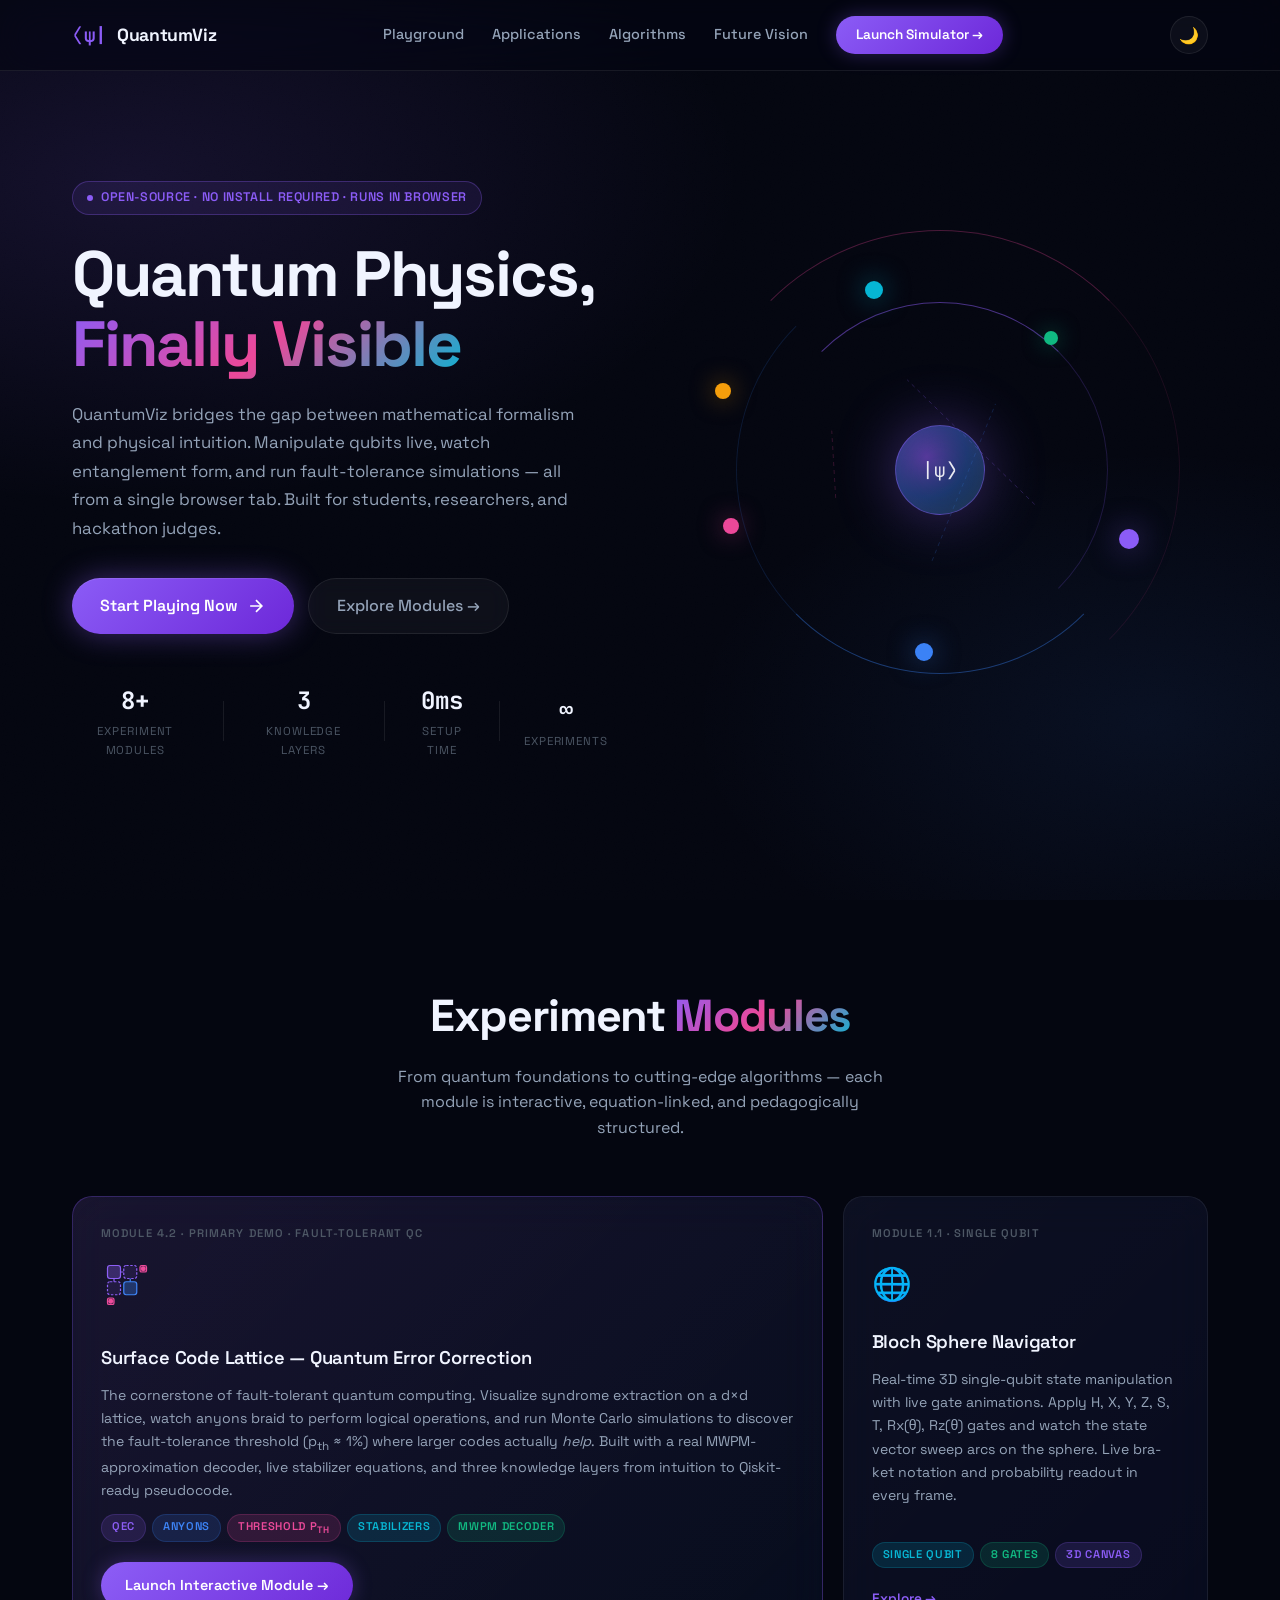
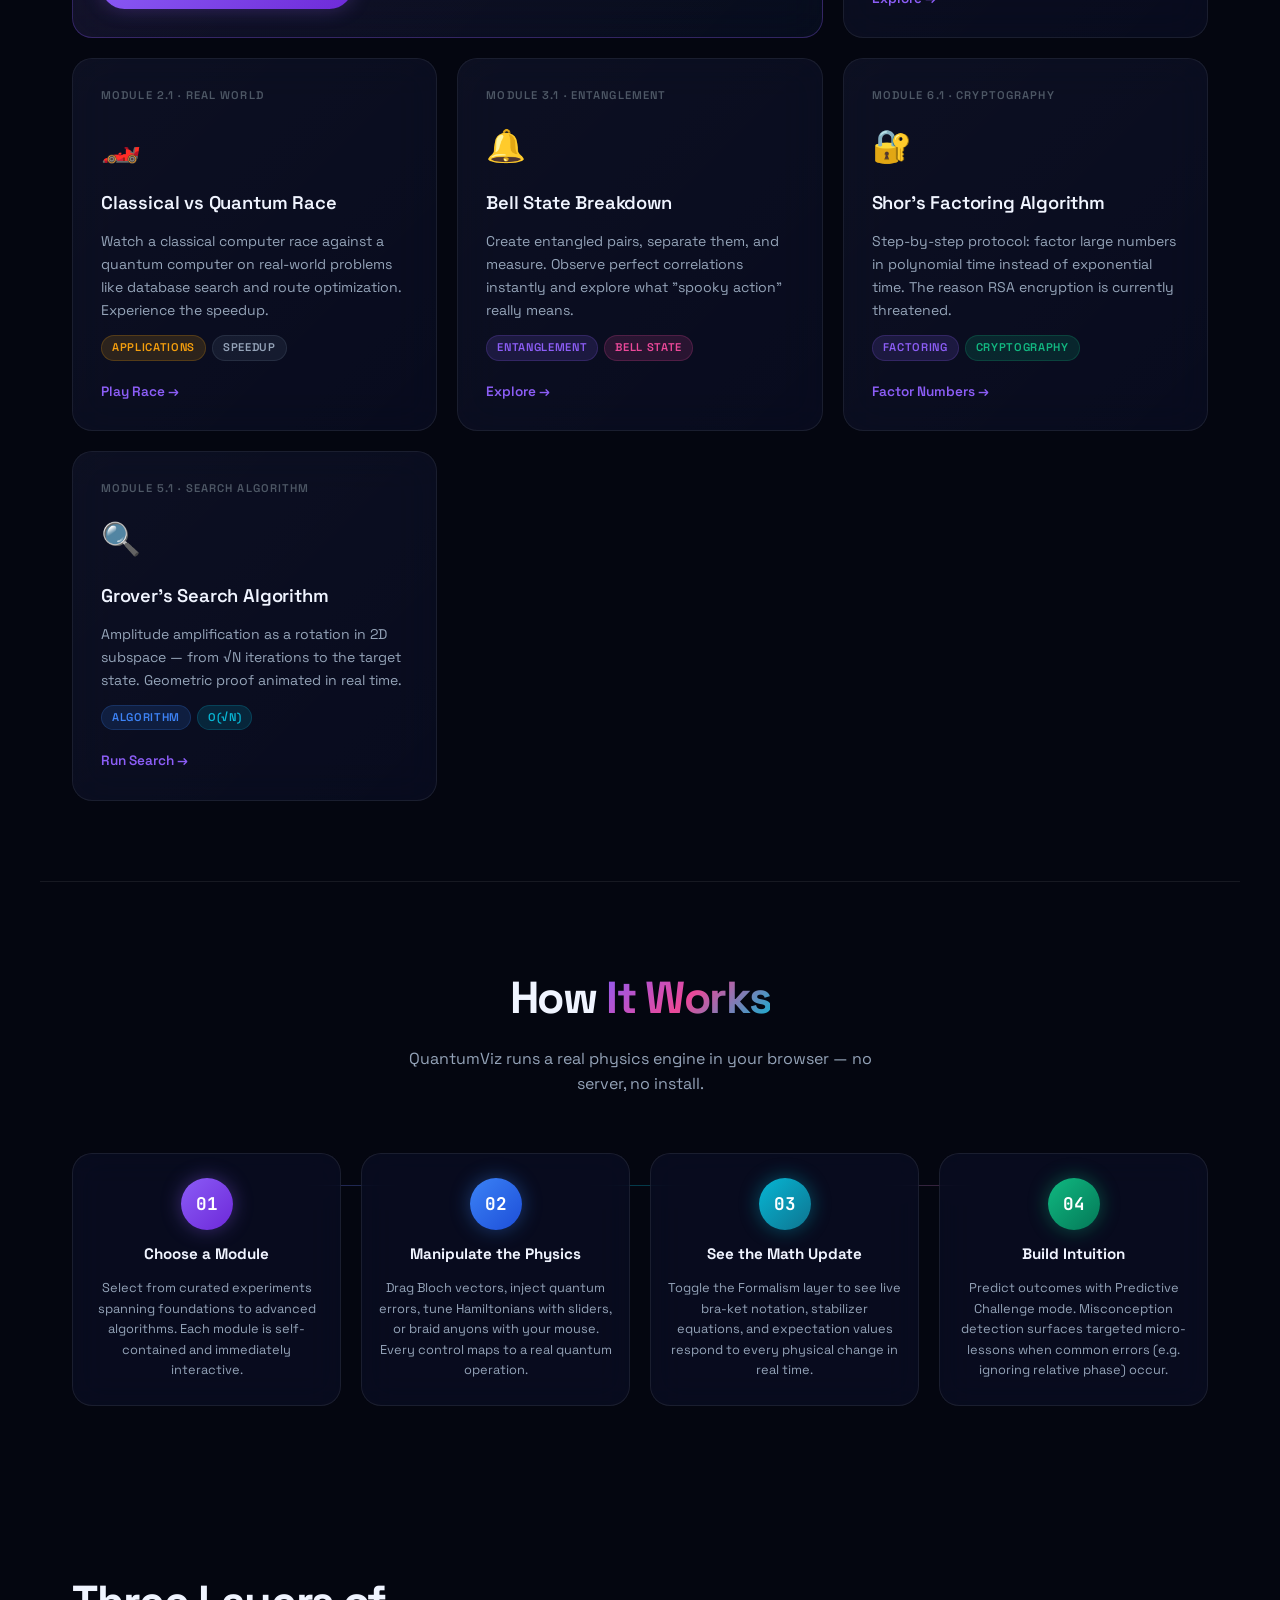
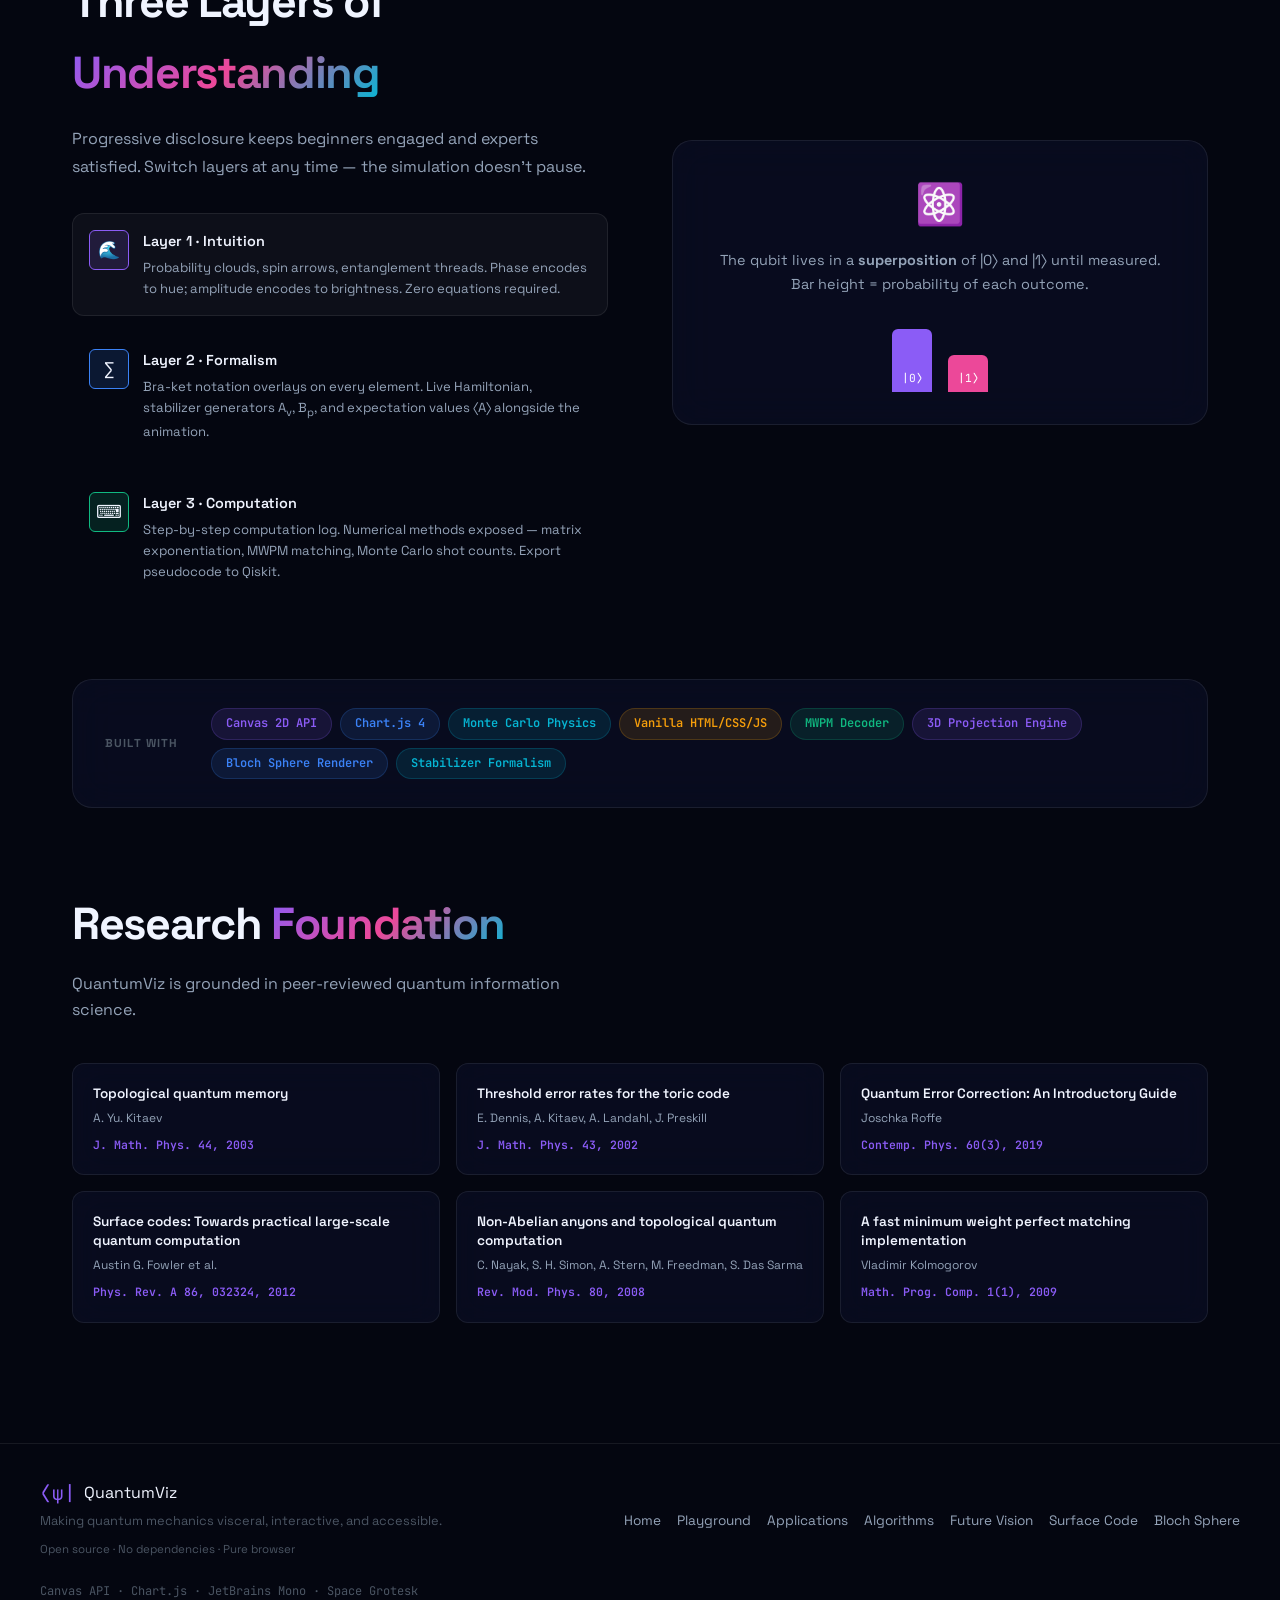
<file: index.html>
<!DOCTYPE html>
<html lang="en" data-theme="dark">
<head>
  <meta charset="UTF-8" />
  <meta name="viewport" content="width=device-width, initial-scale=1.0" />
  <title>QuantumViz — Interactive Quantum Mechanics Simulator</title>
  <meta name="description" content="Transform abstract quantum mechanics into visceral, interactive visual experiences. Explore Bloch spheres, surface code error correction, Bell inequalities and more — entirely in your browser." />
  <link rel="preconnect" href="https://fonts.googleapis.com" />
  <link rel="preconnect" href="https://fonts.gstatic.com" crossorigin />
  <link href="https://fonts.googleapis.com/css2?family=Space+Grotesk:wght@300;400;500;600;700&family=JetBrains+Mono:wght@400;500&display=swap" rel="stylesheet" />
  <link rel="stylesheet" href="index.css" />
</head>
<body>
  <div class="bg-canvas" id="bgCanvas"></div>
  <div class="noise-overlay"></div>

  <!-- ── Navigation ── -->
  <nav class="navbar" id="navbar">
    <div class="nav-container">
      <a href="index.html" class="nav-brand">
        <span class="brand-icon">⟨ψ|</span>
        <span class="brand-text">QuantumViz</span>
      </a>
      <div class="nav-links" id="navLinks">
        <a href="playground.html" class="nav-link">Playground</a>
        <a href="applications.html" class="nav-link">Applications</a>
        <a href="algorithms.html" class="nav-link">Algorithms</a>
        <a href="future.html" class="nav-link">Future Vision</a>
        <a href="surface-code.html" class="nav-cta">Launch Simulator →</a>
      </div>
      <button class="theme-toggle" id="themeToggle" title="Toggle light/dark mode" aria-label="Toggle theme">🌙</button>
      <button class="nav-hamburger" id="navHamburger" aria-label="Menu">
        <span></span><span></span><span></span>
      </button>
    </div>
  </nav>

  <!-- ── Hero ── -->
  <section class="hero" id="hero">
    <div class="hero-content">
      <div class="hero-badge">
        <span class="badge-dot"></span>
        Open-Source · No Install Required · Runs in Browser
      </div>
      <h1 class="hero-title">
        Quantum Physics,<br />
        <span class="gradient-text">Finally Visible</span>
      </h1>
      <p class="hero-subtitle">
        QuantumViz bridges the gap between mathematical formalism and physical intuition.
        Manipulate qubits live, watch entanglement form, and run fault-tolerance simulations
        — all from a single browser tab. Built for students, researchers, and hackathon judges.
      </p>
      <div class="hero-actions">
        <a href="playground.html" class="btn-primary" id="heroLaunch">
          <span>Start Playing Now</span>
          <svg width="20" height="20" viewBox="0 0 24 24" fill="none" stroke="currentColor" stroke-width="2"><path d="M5 12h14M12 5l7 7-7 7"/></svg>
        </a>
        <a href="#modules" class="btn-secondary">Explore Modules →</a>
      </div>
      <div class="hero-stats">
        <div class="stat">
          <span class="stat-value">8+</span>
          <span class="stat-label">Experiment Modules</span>
        </div>
        <div class="stat-divider"></div>
        <div class="stat">
          <span class="stat-value">3</span>
          <span class="stat-label">Knowledge Layers</span>
        </div>
        <div class="stat-divider"></div>
        <div class="stat">
          <span class="stat-value">0ms</span>
          <span class="stat-label">Setup Time</span>
        </div>
        <div class="stat-divider"></div>
        <div class="stat">
          <span class="stat-value">∞</span>
          <span class="stat-label">Experiments</span>
        </div>
      </div>
    </div>
    <div class="hero-visual" id="heroVisual">
      <div class="orbital-rings">
        <div class="ring ring-1"></div>
        <div class="ring ring-2"></div>
        <div class="ring ring-3"></div>
      </div>
      <div class="qubit-nodes" id="qubitNodes"></div>
      <div class="center-sphere"><span>|ψ⟩</span></div>
    </div>
  </section>

  <!-- ── Module Grid ── -->
  <section class="modules-section" id="modules">
    <div class="section-header">
      <h2 class="section-title">Experiment <span class="gradient-text">Modules</span></h2>
      <p class="section-subtitle">From quantum foundations to cutting-edge algorithms — each module is interactive, equation-linked, and pedagogically structured.</p>
    </div>
    <div class="modules-grid" id="modulesGrid">

      <!-- Featured -->
      <div class="module-card featured" data-href="surface-code.html">
        <div class="module-tag">Module 4.2 · Primary Demo · Fault-Tolerant QC</div>
        <div class="module-icon qec-icon">
          <svg viewBox="0 0 64 64" fill="none" xmlns="http://www.w3.org/2000/svg">
            <rect x="8" y="8" width="16" height="16" rx="3" fill="rgba(139,92,246,0.3)" stroke="#8b5cf6" stroke-width="1.5"/>
            <rect x="28" y="8" width="16" height="16" rx="3" fill="rgba(139,92,246,0.1)" stroke="#8b5cf6" stroke-width="1.5" stroke-dasharray="3 2"/>
            <rect x="48" y="8" width="8"  height="8"  rx="2" fill="rgba(236,72,153,0.3)" stroke="#ec4899" stroke-width="1.5"/>
            <rect x="8"  y="28" width="16" height="16" rx="3" fill="rgba(139,92,246,0.1)" stroke="#8b5cf6" stroke-width="1.5" stroke-dasharray="3 2"/>
            <rect x="28" y="28" width="16" height="16" rx="3" fill="rgba(59,130,246,0.3)"  stroke="#3b82f6" stroke-width="1.5"/>
            <rect x="8"  y="48" width="8"  height="8"  rx="2" fill="rgba(236,72,153,0.3)" stroke="#ec4899" stroke-width="1.5"/>
            <line x1="16" y1="24" x2="16" y2="28" stroke="#8b5cf6" stroke-width="1.5"/>
            <line x1="24" y1="16" x2="28" y2="16" stroke="#8b5cf6" stroke-width="1.5"/>
            <line x1="36" y1="24" x2="36" y2="28" stroke="#3b82f6" stroke-width="1.5"/>
            <circle cx="52" cy="12" r="3" fill="#ec4899"/>
            <circle cx="12" cy="52" r="3" fill="#ec4899"/>
          </svg>
        </div>
        <h3 class="module-title">Surface Code Lattice — Quantum Error Correction</h3>
        <p class="module-desc">The cornerstone of fault-tolerant quantum computing. Visualize syndrome extraction on a d×d lattice, watch anyons braid to perform logical operations, and run Monte Carlo simulations to discover the fault-tolerance threshold (p<sub>th</sub> ≈ 1%) where larger codes actually <em>help</em>. Built with a real MWPM-approximation decoder, live stabilizer equations, and three knowledge layers from intuition to Qiskit-ready pseudocode.</p>
        <div class="module-tags">
          <span class="tag purple">QEC</span>
          <span class="tag blue">Anyons</span>
          <span class="tag pink">Threshold p<sub>th</sub></span>
          <span class="tag cyan">Stabilizers</span>
          <span class="tag green">MWPM Decoder</span>
        </div>
        <a href="surface-code.html" class="module-btn featured-btn">Launch Interactive Module →</a>
      </div>

      <!-- Bloch Sphere -->
      <div class="module-card" data-href="bloch-sphere.html">
        <div class="module-tag">Module 1.1 · Single Qubit</div>
        <div class="module-icon">🌐</div>
        <h3 class="module-title">Bloch Sphere Navigator</h3>
        <p class="module-desc">Real-time 3D single-qubit state manipulation with live gate animations. Apply H, X, Y, Z, S, T, Rx(θ), Rz(θ) gates and watch the state vector sweep arcs on the sphere. Live bra-ket notation and probability readout in every frame.</p>
        <div class="module-tags">
          <span class="tag cyan">Single Qubit</span>
          <span class="tag green">8 Gates</span>
          <span class="tag purple">3D Canvas</span>
        </div>
        <a href="bloch-sphere.html" class="module-btn">Explore →</a>
      </div>

      <!-- Applications Race -->
      <div class="module-card" data-href="applications.html#solver">
        <div class="module-tag">Module 2.1 · Real World</div>
        <div class="module-icon">🏎️</div>
        <h3 class="module-title">Classical vs Quantum Race</h3>
        <p class="module-desc">Watch a classical computer race against a quantum computer on real-world problems like database search and route optimization. Experience the speedup.</p>
        <div class="module-tags"><span class="tag amber">Applications</span><span class="tag gray">Speedup</span></div>
        <a href="applications.html#solver" class="module-btn">Play Race →</a>
      </div>

      <!-- Bell State -->
      <div class="module-card" data-href="playground.html#entangleDemo">
        <div class="module-tag">Module 3.1 · Entanglement</div>
        <div class="module-icon">🔔</div>
        <h3 class="module-title">Bell State Breakdown</h3>
        <p class="module-desc">Create entangled pairs, separate them, and measure. Observe perfect correlations instantly and explore what "spooky action" really means.</p>
        <div class="module-tags"><span class="tag purple">Entanglement</span><span class="tag pink">Bell State</span></div>
        <a href="playground.html#entangleDemo" class="module-btn">Explore →</a>
      </div>

      <!-- Shor's Algorithm -->
      <div class="module-card" data-href="algorithms.html#shorSection">
        <div class="module-tag">Module 6.1 · Cryptography</div>
        <div class="module-icon">🔐</div>
        <h3 class="module-title">Shor's Factoring Algorithm</h3>
        <p class="module-desc">Step-by-step protocol: factor large numbers in polynomial time instead of exponential time. The reason RSA encryption is currently threatened.</p>
        <div class="module-tags"><span class="tag purple">Factoring</span><span class="tag green">Cryptography</span></div>
        <a href="algorithms.html#shorSection" class="module-btn">Factor Numbers →</a>
      </div>

      <!-- Grover -->
      <div class="module-card" data-href="algorithms.html#groverSection">
        <div class="module-tag">Module 5.1 · Search Algorithm</div>
        <div class="module-icon">🔍</div>
        <h3 class="module-title">Grover's Search Algorithm</h3>
        <p class="module-desc">Amplitude amplification as a rotation in 2D subspace — from √N iterations to the target state. Geometric proof animated in real time.</p>
        <div class="module-tags"><span class="tag blue">Algorithm</span><span class="tag cyan">O(√N)</span></div>
        <a href="algorithms.html#groverSection" class="module-btn">Run Search →</a>
      </div>
    </div>
  </section>

  <!-- ── How It Works ── -->
  <section class="howit-section" id="howit">
    <div class="section-header">
      <h2 class="section-title">How <span class="gradient-text">It Works</span></h2>
      <p class="section-subtitle">QuantumViz runs a real physics engine in your browser — no server, no install.</p>
    </div>
    <div class="steps-grid">
      <div class="step-card">
        <div class="step-num p">01</div>
        <span class="step-title">Choose a Module</span>
        <p class="step-desc">Select from curated experiments spanning foundations to advanced algorithms. Each module is self-contained and immediately interactive.</p>
      </div>
      <div class="step-card">
        <div class="step-num b">02</div>
        <span class="step-title">Manipulate the Physics</span>
        <p class="step-desc">Drag Bloch vectors, inject quantum errors, tune Hamiltonians with sliders, or braid anyons with your mouse. Every control maps to a real quantum operation.</p>
      </div>
      <div class="step-card">
        <div class="step-num c">03</div>
        <span class="step-title">See the Math Update</span>
        <p class="step-desc">Toggle the Formalism layer to see live bra-ket notation, stabilizer equations, and expectation values respond to every physical change in real time.</p>
      </div>
      <div class="step-card">
        <div class="step-num g">04</div>
        <span class="step-title">Build Intuition</span>
        <p class="step-desc">Predict outcomes with Predictive Challenge mode. Misconception detection surfaces targeted micro-lessons when common errors (e.g. ignoring relative phase) occur.</p>
      </div>
    </div>
  </section>

  <!-- ── Knowledge Layers ── -->
  <section class="about-section" id="about">
    <div class="about-grid">
      <div class="about-content">
        <h2 class="section-title">Three Layers of <span class="gradient-text">Understanding</span></h2>
        <p class="about-desc">Progressive disclosure keeps beginners engaged and experts satisfied. Switch layers at any time — the simulation doesn't pause.</p>
        <div class="layers-list">
          <div class="layer-item active" id="layer0">
            <div class="layer-icon" style="background:rgba(139,92,246,0.15);border-color:#8b5cf6;">🌊</div>
            <div class="layer-text">
              <span class="layer-name">Layer 1 · Intuition</span>
              <p>Probability clouds, spin arrows, entanglement threads. Phase encodes to hue; amplitude encodes to brightness. Zero equations required.</p>
            </div>
          </div>
          <div class="layer-item" id="layer1">
            <div class="layer-icon" style="background:rgba(59,130,246,0.15);border-color:#3b82f6;">∑</div>
            <div class="layer-text">
              <span class="layer-name">Layer 2 · Formalism</span>
              <p>Bra-ket notation overlays on every element. Live Hamiltonian, stabilizer generators A<sub>v</sub>, B<sub>p</sub>, and expectation values ⟨A⟩ alongside the animation.</p>
            </div>
          </div>
          <div class="layer-item" id="layer2">
            <div class="layer-icon" style="background:rgba(16,185,129,0.15);border-color:#10b981;">⌨</div>
            <div class="layer-text">
              <span class="layer-name">Layer 3 · Computation</span>
              <p>Step-by-step computation log. Numerical methods exposed — matrix exponentiation, MWPM matching, Monte Carlo shot counts. Export pseudocode to Qiskit.</p>
            </div>
          </div>
        </div>
      </div>
      <div class="about-visual">
        <div class="layer-demo" id="layerDemo">
          <div class="demo-panel active-panel" id="demoPanel0">
            <div class="demo-metaphor">
              <span class="wave-emoji">⚛️</span>
              <p>The qubit lives in a <strong>superposition</strong> of |0⟩ and |1⟩ until measured.<br/>Bar height = probability of each outcome.</p>
              <div class="prob-bars">
                <div class="prob-bar" style="height:78%;background:#8b5cf6;"><span>|0⟩</span></div>
                <div class="prob-bar" style="height:46%;background:#ec4899;"><span>|1⟩</span></div>
              </div>
            </div>
          </div>
          <div class="demo-panel" id="demoPanel1">
            <div class="demo-formalism">
              <div class="eq">|ψ⟩ = α|0⟩ + β|1⟩</div>
              <div class="eq-sub">α = cos(θ/2)</div>
              <div class="eq-sub">β = e<sup>iφ</sup> sin(θ/2)</div>
              <div class="eq-sub">|α|² + |β|² = 1 &nbsp;(normalization)</div>
              <div class="eq-sub" style="color:var(--cyan);margin-top:8px;">Prob(0) = ⟨ψ|P₀|ψ⟩ = |α|²</div>
            </div>
          </div>
          <div class="demo-panel" id="demoPanel2">
            <div class="demo-code">
              <pre><code><span class="kw">from</span> qiskit <span class="kw">import</span> QuantumCircuit
<span class="kw">import</span> numpy <span class="kw">as</span> np

qc = QuantumCircuit(<span class="num">1</span>, <span class="num">1</span>)
qc.ry(<span class="num">2</span> * theta, <span class="num">0</span>)   <span class="cm"># set θ</span>
qc.rz(phi,        <span class="num">0</span>)   <span class="cm"># set φ</span>
qc.measure(<span class="num">0</span>, <span class="num">0</span>)
<span class="cm"># Born rule: P(0) = cos²(θ/2)</span></code></pre>
            </div>
          </div>
        </div>
      </div>
    </div>
  </section>

  <!-- ── Tech Stack ── -->
  <section class="tech-section">
    <div class="tech-ribbon">
      <span class="tech-label">Built With</span>
      <div class="tech-pills">
        <span class="tech-pill canvas">Canvas 2D API</span>
        <span class="tech-pill chartjs">Chart.js 4</span>
        <span class="tech-pill math">Monte Carlo Physics</span>
        <span class="tech-pill html">Vanilla HTML/CSS/JS</span>
        <span class="tech-pill algo">MWPM Decoder</span>
        <span class="tech-pill canvas">3D Projection Engine</span>
        <span class="tech-pill chartjs">Bloch Sphere Renderer</span>
        <span class="tech-pill math">Stabilizer Formalism</span>
      </div>
    </div>
  </section>

  <!-- ── Research Citations ── -->
  <section class="citations-section" id="research">
    <div class="section-header" style="text-align:left;margin-bottom:0;">
      <h2 class="section-title">Research <span class="gradient-text">Foundation</span></h2>
      <p class="section-subtitle" style="margin:0;text-align:left;">QuantumViz is grounded in peer-reviewed quantum information science.</p>
    </div>
    <div class="citations-grid">
      <div class="citation-card">
        <p class="citation-title">Topological quantum memory</p>
        <p class="citation-authors">A. Yu. Kitaev</p>
        <p class="citation-venue">J. Math. Phys. 44, 2003</p>
      </div>
      <div class="citation-card">
        <p class="citation-title">Threshold error rates for the toric code</p>
        <p class="citation-authors">E. Dennis, A. Kitaev, A. Landahl, J. Preskill</p>
        <p class="citation-venue">J. Math. Phys. 43, 2002</p>
      </div>
      <div class="citation-card">
        <p class="citation-title">Quantum Error Correction: An Introductory Guide</p>
        <p class="citation-authors">Joschka Roffe</p>
        <p class="citation-venue">Contemp. Phys. 60(3), 2019</p>
      </div>
      <div class="citation-card">
        <p class="citation-title">Surface codes: Towards practical large-scale quantum computation</p>
        <p class="citation-authors">Austin G. Fowler et al.</p>
        <p class="citation-venue">Phys. Rev. A 86, 032324, 2012</p>
      </div>
      <div class="citation-card">
        <p class="citation-title">Non-Abelian anyons and topological quantum computation</p>
        <p class="citation-authors">C. Nayak, S. H. Simon, A. Stern, M. Freedman, S. Das Sarma</p>
        <p class="citation-venue">Rev. Mod. Phys. 80, 2008</p>
      </div>
      <div class="citation-card">
        <p class="citation-title">A fast minimum weight perfect matching implementation</p>
        <p class="citation-authors">Vladimir Kolmogorov</p>
        <p class="citation-venue">Math. Prog. Comp. 1(1), 2009</p>
      </div>
    </div>
  </section>

  <!-- ── Footer ── -->
  <footer class="footer">
    <div class="footer-inner">
      <div class="footer-brand">
        <div style="display:flex;align-items:center;gap:8px;">
          <span class="brand-icon">⟨ψ|</span>
          <span class="brand-text">QuantumViz</span>
        </div>
        <p>Making quantum mechanics visceral, interactive, and accessible.</p>
        <p style="margin-top:4px;color:var(--text-muted);font-size:0.72rem;">Open source · No dependencies · Pure browser</p>
      </div>
      <div class="footer-links" style="display:flex;flex-wrap:wrap;gap:16px;">
        <a href="index.html">Home</a>
        <a href="playground.html">Playground</a>
        <a href="applications.html">Applications</a>
        <a href="algorithms.html">Algorithms</a>
        <a href="future.html">Future Vision</a>
        <a href="surface-code.html">Surface Code</a>
        <a href="bloch-sphere.html">Bloch Sphere</a>
      </div>
      <p class="footer-note">Canvas API · Chart.js · JetBrains Mono · Space Grotesk</p>
    </div>
  </footer>

  <script src="index.js"></script>
</body>
</html>
</file>
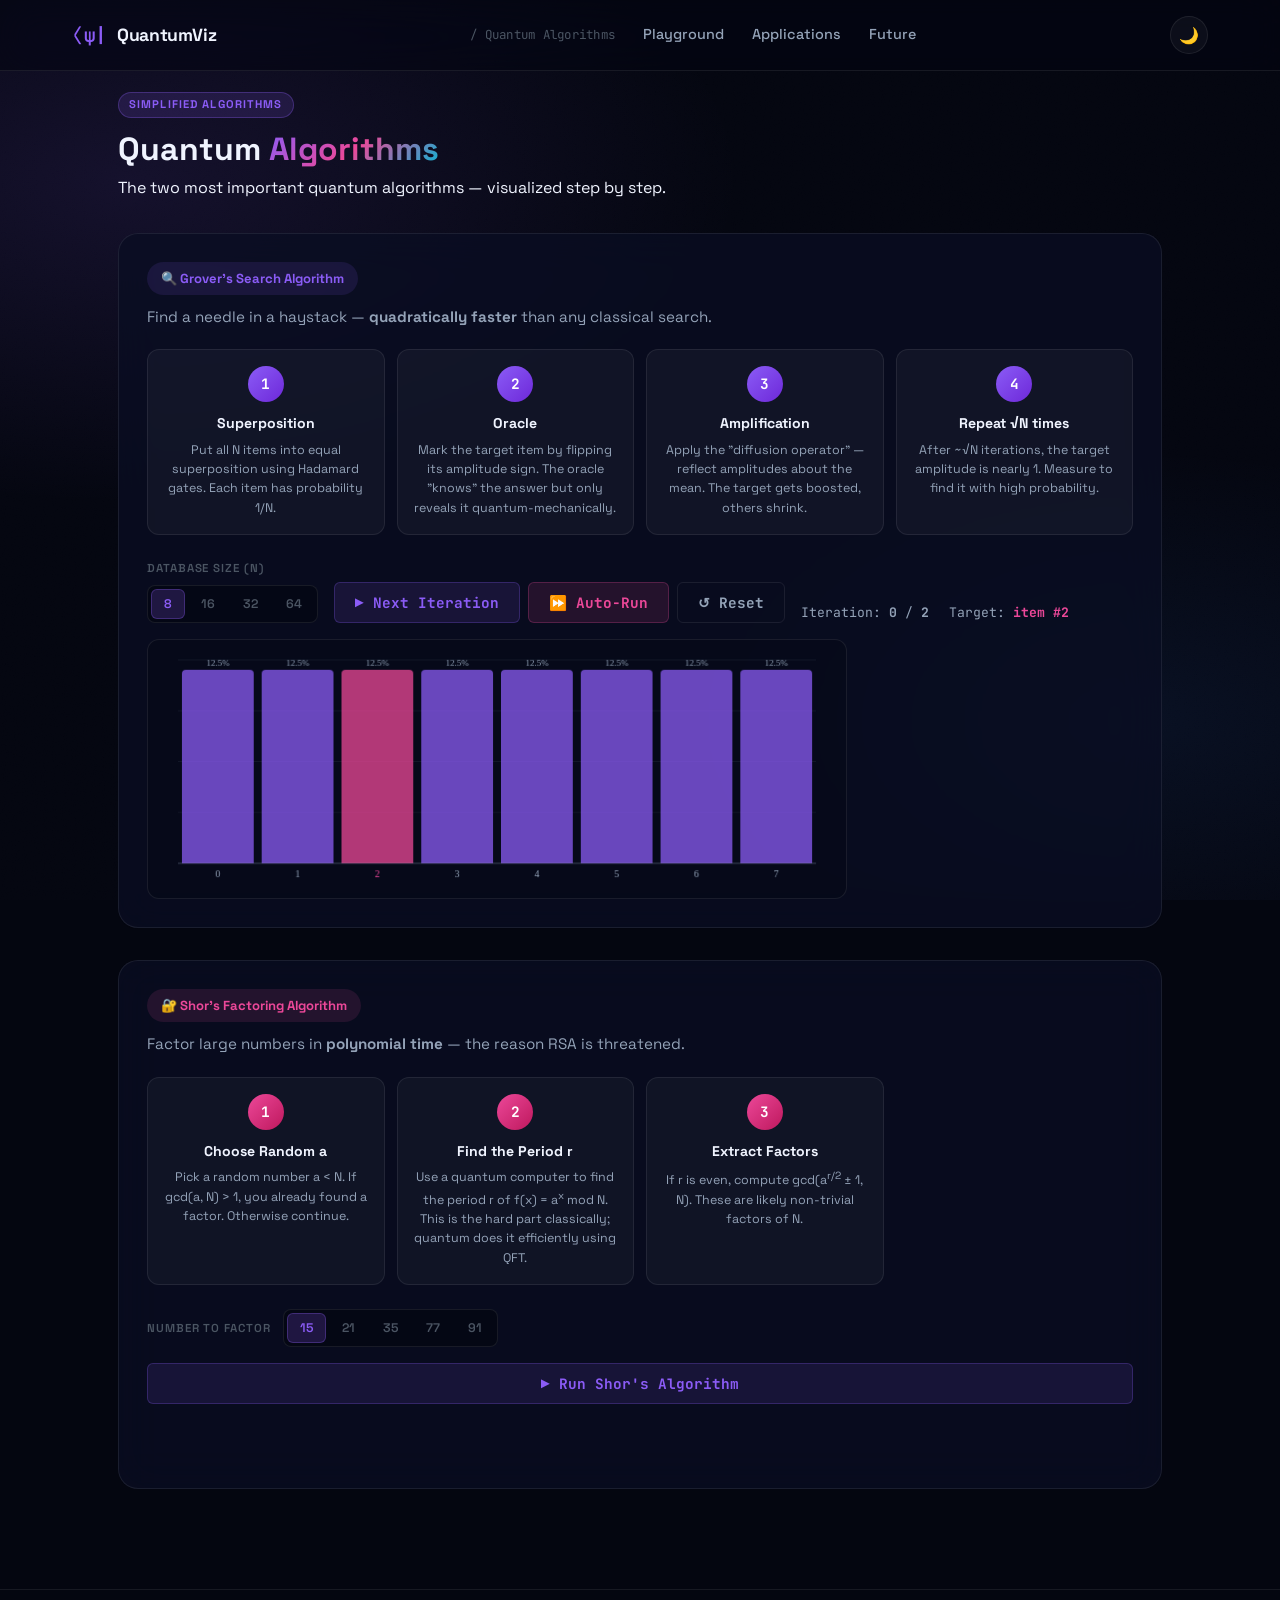
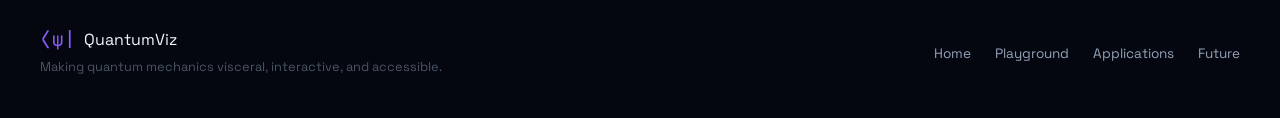
<file: algorithms.html>
<!DOCTYPE html>
<html lang="en" data-theme="dark">
<head>
  <meta charset="UTF-8" />
  <meta name="viewport" content="width=device-width, initial-scale=1.0" />
  <title>Quantum Algorithms — Grover & Shor Visualized · QuantumViz</title>
  <meta name="description" content="Watch Grover's search and Shor's factoring algorithms animate step by step. No PhD required — just visual intuition." />
  <link rel="preconnect" href="https://fonts.googleapis.com" />
  <link rel="preconnect" href="https://fonts.gstatic.com" crossorigin />
  <link href="https://fonts.googleapis.com/css2?family=Space+Grotesk:wght@300;400;500;600;700&family=JetBrains+Mono:wght@400;500&display=swap" rel="stylesheet" />
  <link rel="stylesheet" href="index.css" />
  <link rel="stylesheet" href="algorithms.css" />
  <script>(function(){var t=localStorage.getItem('qviz-theme')||'dark';document.documentElement.setAttribute('data-theme',t);})();</script>
</head>
<body>
  <div class="bg-canvas"></div>
  <div class="noise-overlay"></div>

  <nav class="navbar" id="navbar">
    <div class="nav-container">
      <a href="index.html" class="nav-brand">
        <span class="brand-icon">⟨ψ|</span>
        <span class="brand-text">QuantumViz</span>
      </a>
      <div class="nav-links">
        <span class="nav-breadcrumb">/ Quantum Algorithms</span>
        <a href="playground.html" class="nav-link">Playground</a>
        <a href="applications.html" class="nav-link">Applications</a>
        <a href="future.html" class="nav-link">Future</a>
      </div>
      <button class="theme-toggle" id="themeToggle" title="Toggle theme" aria-label="Toggle theme">🌙</button>
    </div>
  </nav>

  <main class="algo-main">
    <div class="pg-header">
      <div class="module-badge">Simplified Algorithms</div>
      <h1 class="pg-title">Quantum <span class="gradient-text">Algorithms</span></h1>
      <p class="pg-subtitle">The two most important quantum algorithms — visualized step by step.</p>
    </div>

    <!-- ═══ Grover's Algorithm ═══ -->
    <section class="algo-section glass-panel" id="groverSection">
      <div class="algo-header">
        <div class="algo-badge" style="background:rgba(139,92,246,0.12);color:var(--purple);">🔍 Grover's Search Algorithm</div>
        <p class="algo-tagline">Find a needle in a haystack — <strong>quadratically faster</strong> than any classical search.</p>
      </div>

      <div class="algo-steps">
        <div class="algo-step-card">
          <div class="step-circle">1</div>
          <h4>Superposition</h4>
          <p>Put all N items into equal superposition using Hadamard gates. Each item has probability 1/N.</p>
        </div>
        <div class="algo-step-card">
          <div class="step-circle">2</div>
          <h4>Oracle</h4>
          <p>Mark the target item by flipping its amplitude sign. The oracle "knows" the answer but only reveals it quantum-mechanically.</p>
        </div>
        <div class="algo-step-card">
          <div class="step-circle">3</div>
          <h4>Amplification</h4>
          <p>Apply the "diffusion operator" — reflect amplitudes about the mean. The target gets boosted, others shrink.</p>
        </div>
        <div class="algo-step-card">
          <div class="step-circle">4</div>
          <h4>Repeat √N times</h4>
          <p>After ~√N iterations, the target amplitude is nearly 1. Measure to find it with high probability.</p>
        </div>
      </div>

      <div class="grover-viz">
        <div class="grover-controls">
          <div class="control-group">
            <span class="ctrl-label">Database Size (N)</span>
            <div class="btn-group">
              <button class="dist-btn active" data-n="8">8</button>
              <button class="dist-btn" data-n="16">16</button>
              <button class="dist-btn" data-n="32">32</button>
              <button class="dist-btn" data-n="64">64</button>
            </div>
          </div>
          <div class="grover-btns">
            <button class="action-btn primary" id="btnGroverStep">▶ Next Iteration</button>
            <button class="action-btn secondary" id="btnGroverAuto">⏩ Auto-Run</button>
            <button class="action-btn ghost" id="btnGroverReset">↺ Reset</button>
          </div>
          <div class="grover-info">
            <span>Iteration: <strong id="groverIter">0</strong> / <strong id="groverMax">2</strong></span>
            <span>Target: <strong id="groverTarget" style="color:var(--pink);">item #3</strong></span>
          </div>
        </div>
        <canvas id="groverCanvas" width="700" height="260"></canvas>
      </div>
    </section>

    <!-- ═══ Shor's Algorithm ═══ -->
    <section class="algo-section glass-panel" id="shorSection">
      <div class="algo-header">
        <div class="algo-badge" style="background:rgba(236,72,153,0.12);color:var(--pink);">🔐 Shor's Factoring Algorithm</div>
        <p class="algo-tagline">Factor large numbers in <strong>polynomial time</strong> — the reason RSA is threatened.</p>
      </div>

      <div class="algo-steps">
        <div class="algo-step-card">
          <div class="step-circle" style="background:linear-gradient(135deg,var(--pink),#be185d);">1</div>
          <h4>Choose Random a</h4>
          <p>Pick a random number a < N. If gcd(a, N) > 1, you already found a factor. Otherwise continue.</p>
        </div>
        <div class="algo-step-card">
          <div class="step-circle" style="background:linear-gradient(135deg,var(--pink),#be185d);">2</div>
          <h4>Find the Period r</h4>
          <p>Use a quantum computer to find the period r of f(x) = a<sup>x</sup> mod N. This is the hard part classically; quantum does it efficiently using QFT.</p>
        </div>
        <div class="algo-step-card">
          <div class="step-circle" style="background:linear-gradient(135deg,var(--pink),#be185d);">3</div>
          <h4>Extract Factors</h4>
          <p>If r is even, compute gcd(a<sup>r/2</sup> ± 1, N). These are likely non-trivial factors of N.</p>
        </div>
      </div>

      <div class="shor-demo">
        <div class="shor-input">
          <span class="ctrl-label">Number to Factor</span>
          <div class="btn-group">
            <button class="dist-btn active" data-sn="15">15</button>
            <button class="dist-btn" data-sn="21">21</button>
            <button class="dist-btn" data-sn="35">35</button>
            <button class="dist-btn" data-sn="77">77</button>
            <button class="dist-btn" data-sn="91">91</button>
          </div>
        </div>
        <button class="action-btn primary" id="btnShorRun">▶ Run Shor's Algorithm</button>
        <div class="shor-flow" id="shorFlow"></div>
      </div>
    </section>
  </main>

  <footer class="footer">
    <div class="footer-inner">
      <div class="footer-brand">
        <div style="display:flex;align-items:center;gap:8px;">
          <span class="brand-icon">⟨ψ|</span>
          <span class="brand-text">QuantumViz</span>
        </div>
        <p>Making quantum mechanics visceral, interactive, and accessible.</p>
      </div>
      <div class="footer-links">
        <a href="index.html">Home</a>
        <a href="playground.html">Playground</a>
        <a href="applications.html">Applications</a>
        <a href="future.html">Future</a>
      </div>
    </div>
  </footer>

  <script src="algorithms.js"></script>
</body>
</html>
</file>
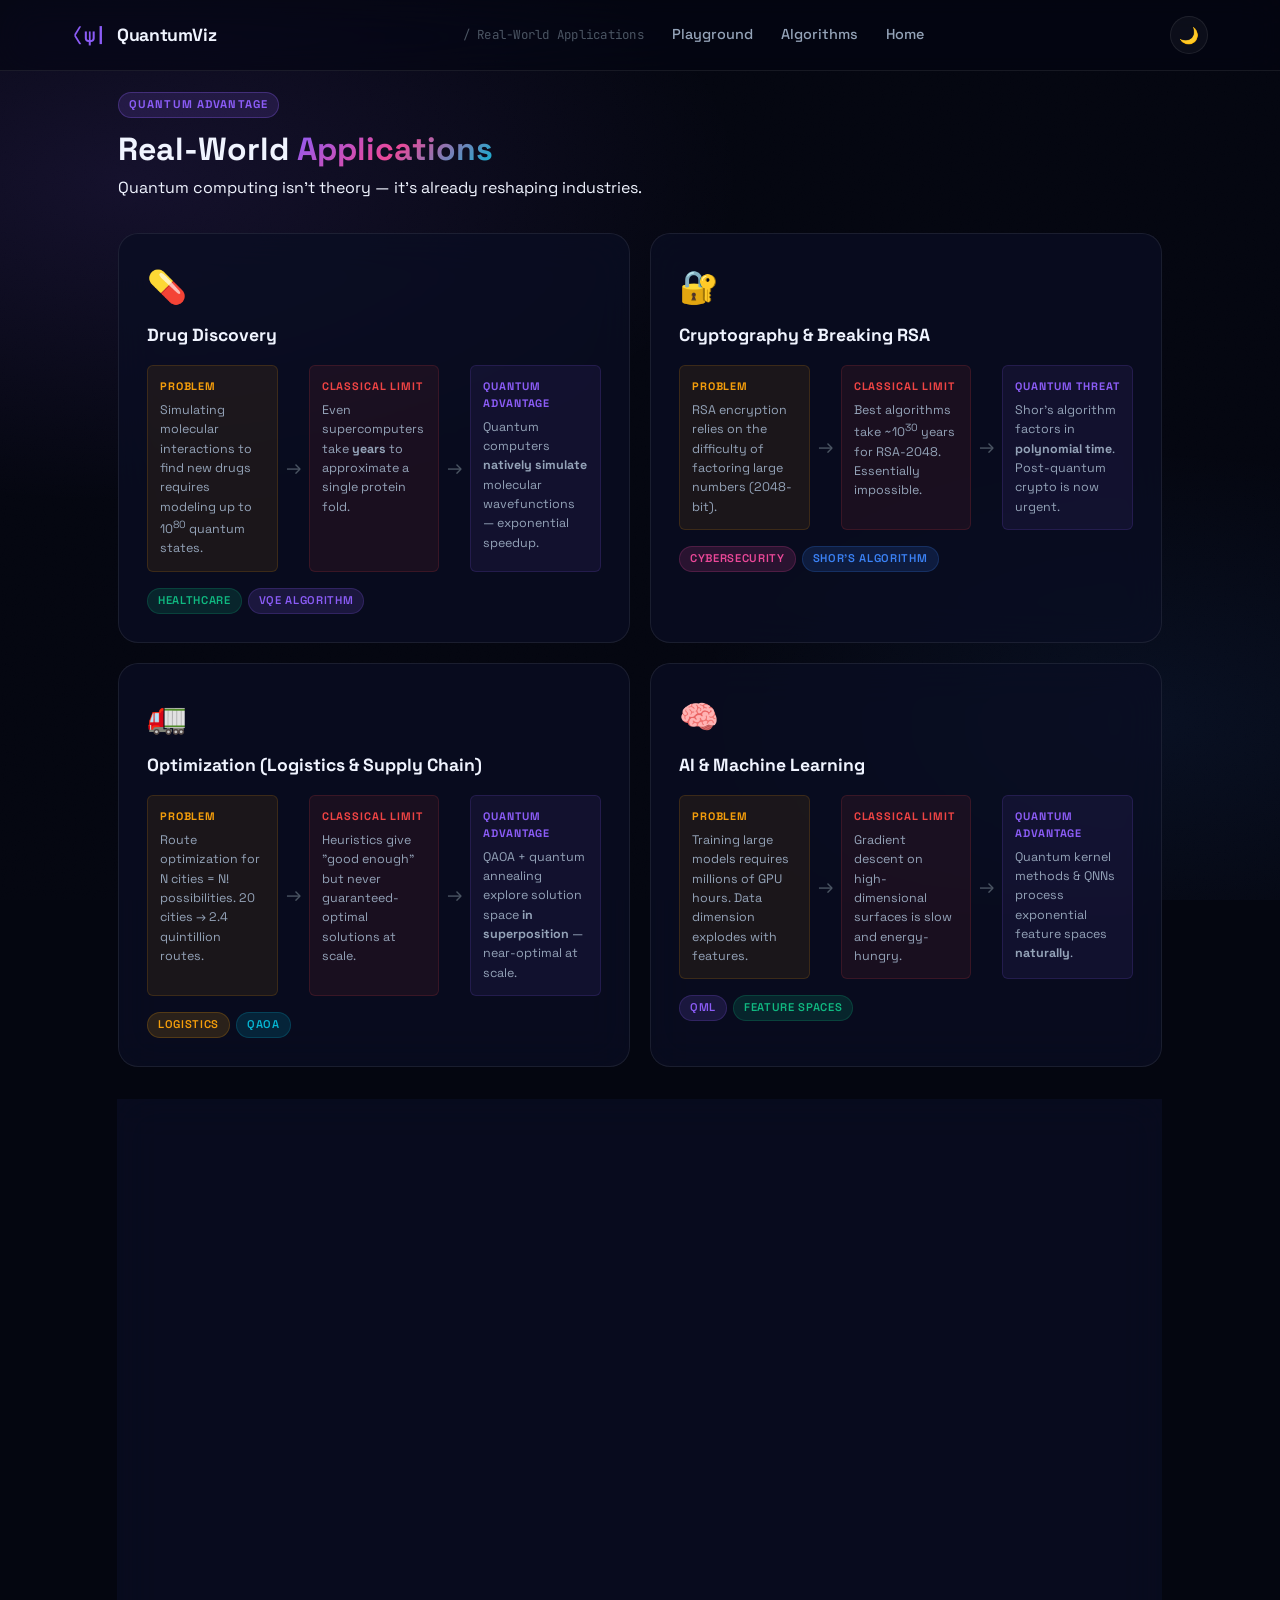
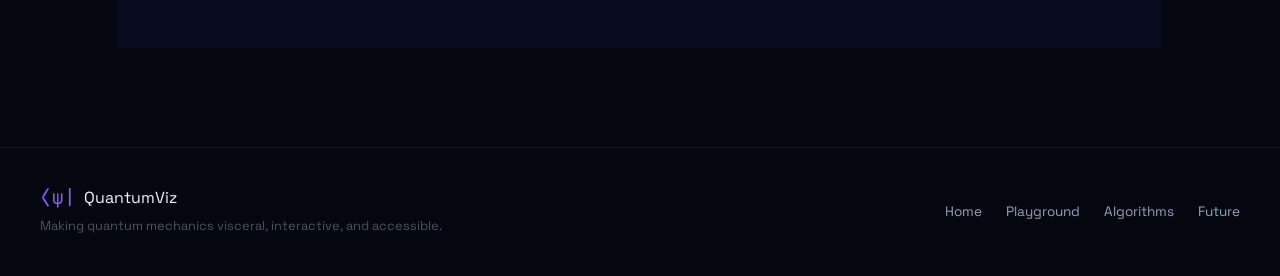
<file: applications.html>
<!DOCTYPE html>
<html lang="en" data-theme="dark">
<head>
  <meta charset="UTF-8" />
  <meta name="viewport" content="width=device-width, initial-scale=1.0" />
  <title>Real-World Applications — Quantum Advantage · QuantumViz</title>
  <meta name="description" content="Discover how quantum computing solves drug discovery, cryptography, and optimization problems. Race classical vs quantum approaches in our Problem Solver." />
  <link rel="preconnect" href="https://fonts.googleapis.com" />
  <link rel="preconnect" href="https://fonts.gstatic.com" crossorigin />
  <link href="https://fonts.googleapis.com/css2?family=Space+Grotesk:wght@300;400;500;600;700&family=JetBrains+Mono:wght@400;500&display=swap" rel="stylesheet" />
  <link rel="stylesheet" href="index.css" />
  <link rel="stylesheet" href="applications.css" />
  <script>(function(){var t=localStorage.getItem('qviz-theme')||'dark';document.documentElement.setAttribute('data-theme',t);})();</script>
</head>
<body>
  <div class="bg-canvas"></div>
  <div class="noise-overlay"></div>

  <nav class="navbar" id="navbar">
    <div class="nav-container">
      <a href="index.html" class="nav-brand">
        <span class="brand-icon">⟨ψ|</span>
        <span class="brand-text">QuantumViz</span>
      </a>
      <div class="nav-links">
        <span class="nav-breadcrumb">/ Real-World Applications</span>
        <a href="playground.html" class="nav-link">Playground</a>
        <a href="algorithms.html" class="nav-link">Algorithms</a>
        <a href="index.html" class="nav-link">Home</a>
      </div>
      <button class="theme-toggle" id="themeToggle" title="Toggle theme" aria-label="Toggle theme">🌙</button>
    </div>
  </nav>

  <main class="app-main">
    <div class="pg-header">
      <div class="module-badge">Quantum Advantage</div>
      <h1 class="pg-title">Real-World <span class="gradient-text">Applications</span></h1>
      <p class="pg-subtitle">Quantum computing isn't theory — it's already reshaping industries.</p>
    </div>

    <!-- ═══ Application Cards ═══ -->
    <section class="app-cards-section">
      <div class="app-cards-grid">
        <!-- Drug Discovery -->
        <div class="app-card">
          <div class="app-icon">💊</div>
          <h3>Drug Discovery</h3>
          <div class="app-flow">
            <div class="flow-step flow-problem">
              <span class="flow-label">Problem</span>
              <p>Simulating molecular interactions to find new drugs requires modeling up to 10<sup>80</sup> quantum states.</p>
            </div>
            <div class="flow-arrow">→</div>
            <div class="flow-step flow-classical">
              <span class="flow-label">Classical Limit</span>
              <p>Even supercomputers take <strong>years</strong> to approximate a single protein fold.</p>
            </div>
            <div class="flow-arrow">→</div>
            <div class="flow-step flow-quantum">
              <span class="flow-label">Quantum Advantage</span>
              <p>Quantum computers <strong>natively simulate</strong> molecular wavefunctions — exponential speedup.</p>
            </div>
          </div>
          <div class="app-tags">
            <span class="tag green">Healthcare</span>
            <span class="tag purple">VQE Algorithm</span>
          </div>
        </div>

        <!-- Cryptography -->
        <div class="app-card">
          <div class="app-icon">🔐</div>
          <h3>Cryptography & Breaking RSA</h3>
          <div class="app-flow">
            <div class="flow-step flow-problem">
              <span class="flow-label">Problem</span>
              <p>RSA encryption relies on the difficulty of factoring large numbers (2048-bit).</p>
            </div>
            <div class="flow-arrow">→</div>
            <div class="flow-step flow-classical">
              <span class="flow-label">Classical Limit</span>
              <p>Best algorithms take ~10<sup>30</sup> years for RSA-2048. Essentially impossible.</p>
            </div>
            <div class="flow-arrow">→</div>
            <div class="flow-step flow-quantum">
              <span class="flow-label">Quantum Threat</span>
              <p>Shor's algorithm factors in <strong>polynomial time</strong>. Post-quantum crypto is now urgent.</p>
            </div>
          </div>
          <div class="app-tags">
            <span class="tag pink">Cybersecurity</span>
            <span class="tag blue">Shor's Algorithm</span>
          </div>
        </div>

        <!-- Optimization -->
        <div class="app-card">
          <div class="app-icon">🚛</div>
          <h3>Optimization (Logistics & Supply Chain)</h3>
          <div class="app-flow">
            <div class="flow-step flow-problem">
              <span class="flow-label">Problem</span>
              <p>Route optimization for N cities = N! possibilities. 20 cities → 2.4 quintillion routes.</p>
            </div>
            <div class="flow-arrow">→</div>
            <div class="flow-step flow-classical">
              <span class="flow-label">Classical Limit</span>
              <p>Heuristics give "good enough" but never guaranteed-optimal solutions at scale.</p>
            </div>
            <div class="flow-arrow">→</div>
            <div class="flow-step flow-quantum">
              <span class="flow-label">Quantum Advantage</span>
              <p>QAOA + quantum annealing explore solution space <strong>in superposition</strong> — near-optimal at scale.</p>
            </div>
          </div>
          <div class="app-tags">
            <span class="tag amber">Logistics</span>
            <span class="tag cyan">QAOA</span>
          </div>
        </div>

        <!-- AI -->
        <div class="app-card">
          <div class="app-icon">🧠</div>
          <h3>AI & Machine Learning</h3>
          <div class="app-flow">
            <div class="flow-step flow-problem">
              <span class="flow-label">Problem</span>
              <p>Training large models requires millions of GPU hours. Data dimension explodes with features.</p>
            </div>
            <div class="flow-arrow">→</div>
            <div class="flow-step flow-classical">
              <span class="flow-label">Classical Limit</span>
              <p>Gradient descent on high-dimensional surfaces is slow and energy-hungry.</p>
            </div>
            <div class="flow-arrow">→</div>
            <div class="flow-step flow-quantum">
              <span class="flow-label">Quantum Advantage</span>
              <p>Quantum kernel methods & QNNs process exponential feature spaces <strong>naturally</strong>.</p>
            </div>
          </div>
          <div class="app-tags">
            <span class="tag purple">QML</span>
            <span class="tag green">Feature Spaces</span>
          </div>
        </div>
      </div>
    </section>

    <!-- ═══ Problem Solver (UNIQUE FEATURE) ═══ -->
    <section class="solver-section glass-panel" id="solver">
      <div class="pg-section-header">
        <h2>🏎️ Problem Solver — Classical vs Quantum Race</h2>
        <p>Choose a problem, then watch a classical computer and quantum computer solve it side by side.</p>
      </div>

      <div class="solver-picker">
        <button class="solver-choice active" data-problem="search" id="solverSearch">
          <span class="sc-icon">🔍</span>
          <span class="sc-name">Database Search</span>
          <span class="sc-algo">Grover's Algorithm</span>
        </button>
        <button class="solver-choice" data-problem="factor" id="solverFactor">
          <span class="sc-icon">🔐</span>
          <span class="sc-name">Factor a Number</span>
          <span class="sc-algo">Shor's Algorithm</span>
        </button>
        <button class="solver-choice" data-problem="route" id="solverRoute">
          <span class="sc-icon">🗺️</span>
          <span class="sc-name">Route Optimization</span>
          <span class="sc-algo">QAOA</span>
        </button>
      </div>

      <div class="solver-arena">
        <div class="race-lane race-classical">
          <span class="race-label">💻 Classical</span>
          <div class="race-bar-track">
            <div class="race-bar-fill" id="raceClassical" style="width:0%"></div>
          </div>
          <span class="race-steps" id="raceClassSteps">0 steps</span>
        </div>
        <div class="race-lane race-quantum">
          <span class="race-label">⚛️ Quantum</span>
          <div class="race-bar-track">
            <div class="race-bar-fill quantum-fill" id="raceQuantum" style="width:0%"></div>
          </div>
          <span class="race-steps" id="raceQuantSteps">0 steps</span>
        </div>
      </div>

      <div class="solver-info" id="solverInfo">
        <p class="solver-title" id="solverTitle">Database Search (N = 1,000,000)</p>
        <p class="solver-detail" id="solverDetail">Classical: Check every record one by one → O(N) = 1,000,000 steps.<br/>Quantum: Grover's algorithm → O(√N) = 1,000 steps. <strong>1000× faster.</strong></p>
      </div>

      <div class="solver-actions">
        <button class="action-btn primary" id="btnRace">▶ Start Race</button>
        <button class="action-btn ghost" id="btnRaceReset">↺ Reset</button>
      </div>

      <div class="solver-result" id="solverResult"></div>
    </section>
  </main>

  <footer class="footer">
    <div class="footer-inner">
      <div class="footer-brand">
        <div style="display:flex;align-items:center;gap:8px;">
          <span class="brand-icon">⟨ψ|</span>
          <span class="brand-text">QuantumViz</span>
        </div>
        <p>Making quantum mechanics visceral, interactive, and accessible.</p>
      </div>
      <div class="footer-links">
        <a href="index.html">Home</a>
        <a href="playground.html">Playground</a>
        <a href="algorithms.html">Algorithms</a>
        <a href="future.html">Future</a>
      </div>
    </div>
  </footer>

  <script src="applications.js"></script>
</body>
</html>
</file>
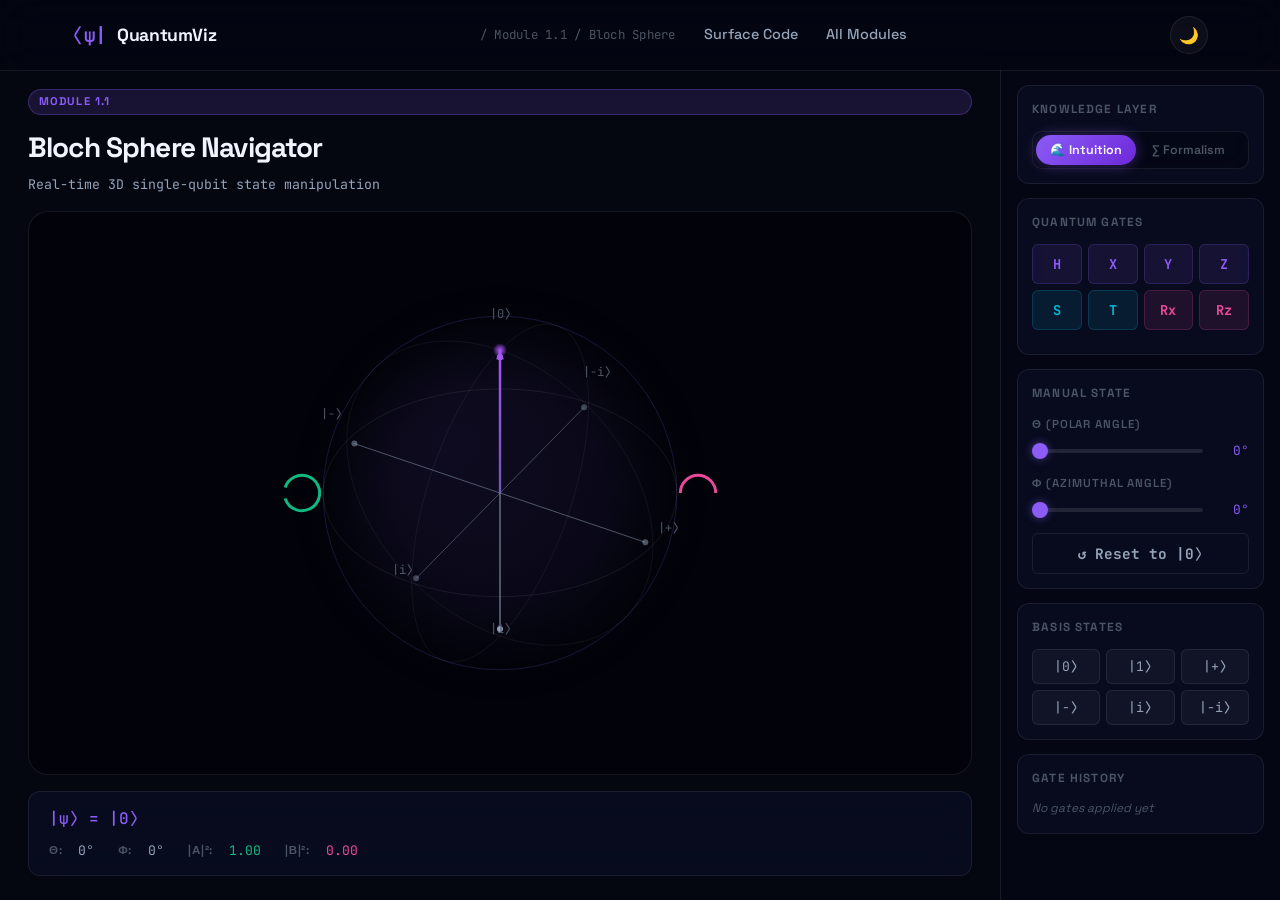
<file: bloch-sphere.html>
<!DOCTYPE html>
<html lang="en" data-theme="dark">
<head>
  <meta charset="UTF-8" />
  <meta name="viewport" content="width=device-width, initial-scale=1.0" />
  <title>Bloch Sphere Navigator — Module 1.1 · QuantumViz</title>
  <meta name="description" content="Interactive 3D Bloch sphere: manipulate single-qubit states, apply quantum gates, and watch the state vector evolve in real time." />
  <link rel="preconnect" href="https://fonts.googleapis.com" />
  <link rel="preconnect" href="https://fonts.gstatic.com" crossorigin />
  <link href="https://fonts.googleapis.com/css2?family=Space+Grotesk:wght@300;400;500;600;700&family=JetBrains+Mono:wght@400;500&display=swap" rel="stylesheet" />
  <link rel="stylesheet" href="index.css" />
  <link rel="stylesheet" href="bloch-sphere.css" />
  <script>(function(){var t=localStorage.getItem('qviz-theme')||'dark';document.documentElement.setAttribute('data-theme',t);})();</script>
</head>
<body class="bs-body">
  <nav class="navbar" id="navbar">
    <div class="nav-container">
      <a href="index.html" class="nav-brand">
        <span class="brand-icon">⟨ψ|</span>
        <span class="brand-text">QuantumViz</span>
      </a>
      <div class="nav-links">
        <span class="nav-breadcrumb">/ Module 1.1 / Bloch Sphere</span>
        <a href="surface-code.html" class="nav-link">Surface Code</a>
        <a href="index.html" class="nav-link">All Modules</a>
      </div>
      <button class="theme-toggle" id="themeToggle" title="Toggle theme" aria-label="Toggle theme">🌙</button>
    </div>
  </nav>

  <div class="bs-layout">
    <!-- Canvas -->
    <div class="bs-canvas-panel">
      <div class="bs-header">
        <span class="module-badge">Module 1.1</span>
        <h1 class="bs-title">Bloch Sphere Navigator</h1>
        <p class="bs-subtitle">Real-time 3D single-qubit state manipulation</p>
      </div>
      <div class="bs-canvas-wrap">
        <canvas id="blochCanvas"></canvas>
        <div class="bs-labels">
          <span class="axis-label" id="lblZ1">|0⟩</span>
          <span class="axis-label" id="lblZm">|1⟩</span>
          <span class="axis-label" id="lblX1">|+⟩</span>
          <span class="axis-label" id="lblXm">|−⟩</span>
          <span class="axis-label" id="lblY1">|i⟩</span>
          <span class="axis-label" id="lblYm">|−i⟩</span>
        </div>
      </div>

      <!-- State display -->
      <div class="state-display glass-panel">
        <div class="state-eq" id="stateEq">|ψ⟩ = |0⟩</div>
        <div class="state-angles">
          <span class="angle-lbl">θ:</span><span class="angle-val" id="dispTheta">0°</span>
          <span class="angle-lbl">φ:</span><span class="angle-val" id="dispPhi">0°</span>
          <span class="angle-lbl">|α|²:</span><span class="angle-val green" id="dispP0">1.00</span>
          <span class="angle-lbl">|β|²:</span><span class="angle-val pink" id="dispP1">0.00</span>
        </div>
      </div>
    </div>

    <!-- Controls -->
    <aside class="bs-sidebar">
      <!-- Layer toggle -->
      <div class="sidebar-section glass-panel">
        <h3 class="sidebar-title">Knowledge Layer</h3>
        <div class="layer-toggle-group" id="bsLayerToggle" style="width:100%;border-radius:10px;">
          <button class="layer-btn active" data-layer="0">🌊 Intuition</button>
          <button class="layer-btn" data-layer="1">∑ Formalism</button>
        </div>
      </div>

      <!-- Gate Buttons -->
      <div class="sidebar-section glass-panel">
        <h3 class="sidebar-title">Quantum Gates</h3>
        <div class="gate-grid" id="gateGrid">
          <button class="gate-btn" data-gate="H"  title="Hadamard">H</button>
          <button class="gate-btn" data-gate="X"  title="Pauli-X (NOT)">X</button>
          <button class="gate-btn" data-gate="Y"  title="Pauli-Y">Y</button>
          <button class="gate-btn" data-gate="Z"  title="Pauli-Z">Z</button>
          <button class="gate-btn cyan" data-gate="S"  title="S gate (√Z)">S</button>
          <button class="gate-btn cyan" data-gate="T"  title="T gate (π/8)">T</button>
          <button class="gate-btn pink" data-gate="Rx" title="Rotate around X">Rx</button>
          <button class="gate-btn pink" data-gate="Rz" title="Rotate around Z">Rz</button>
        </div>
        <div class="angle-ctrl" id="angleCtrl" style="display:none;">
          <label class="ctrl-label">Rotation angle</label>
          <div class="slider-row">
            <input type="range" id="rotAngle" min="-180" max="180" value="90" class="qslider" />
            <span class="slider-val" id="rotAngleVal">90°</span>
          </div>
          <button class="action-btn primary" id="applyRotBtn" style="margin-top:8px;width:100%;">Apply Rotation</button>
        </div>
      </div>

      <!-- Theta / Phi sliders -->
      <div class="sidebar-section glass-panel">
        <h3 class="sidebar-title">Manual State</h3>
        <div class="control-group">
          <label class="ctrl-label">θ (polar angle)</label>
          <div class="slider-row">
            <input type="range" id="thetaSlider" min="0" max="180" value="0" step="1" class="qslider" />
            <span class="slider-val" id="thetaVal">0°</span>
          </div>
        </div>
        <div class="control-group" style="margin-top:12px;">
          <label class="ctrl-label">φ (azimuthal angle)</label>
          <div class="slider-row">
            <input type="range" id="phiSlider" min="0" max="360" value="0" step="1" class="qslider" />
            <span class="slider-val" id="phiVal">0°</span>
          </div>
        </div>
        <button class="action-btn ghost" id="btnResetState" style="margin-top:12px;width:100%;">↺ Reset to |0⟩</button>
      </div>

      <!-- Preset states -->
      <div class="sidebar-section glass-panel">
        <h3 class="sidebar-title">Basis States</h3>
        <div class="preset-grid">
          <button class="preset-btn" data-theta="0"   data-phi="0">|0⟩</button>
          <button class="preset-btn" data-theta="180" data-phi="0">|1⟩</button>
          <button class="preset-btn" data-theta="90"  data-phi="0">|+⟩</button>
          <button class="preset-btn" data-theta="90"  data-phi="180">|−⟩</button>
          <button class="preset-btn" data-theta="90"  data-phi="90">|i⟩</button>
          <button class="preset-btn" data-theta="90"  data-phi="270">|−i⟩</button>
        </div>
      </div>

      <!-- Gate history -->
      <div class="sidebar-section glass-panel">
        <h3 class="sidebar-title">Gate History</h3>
        <div class="gate-history" id="gateHistory">
          <span class="history-empty">No gates applied yet</span>
        </div>
      </div>
    </aside>
  </div>

  <script src="bloch-sphere.js"></script>
</body>
</html>
</file>
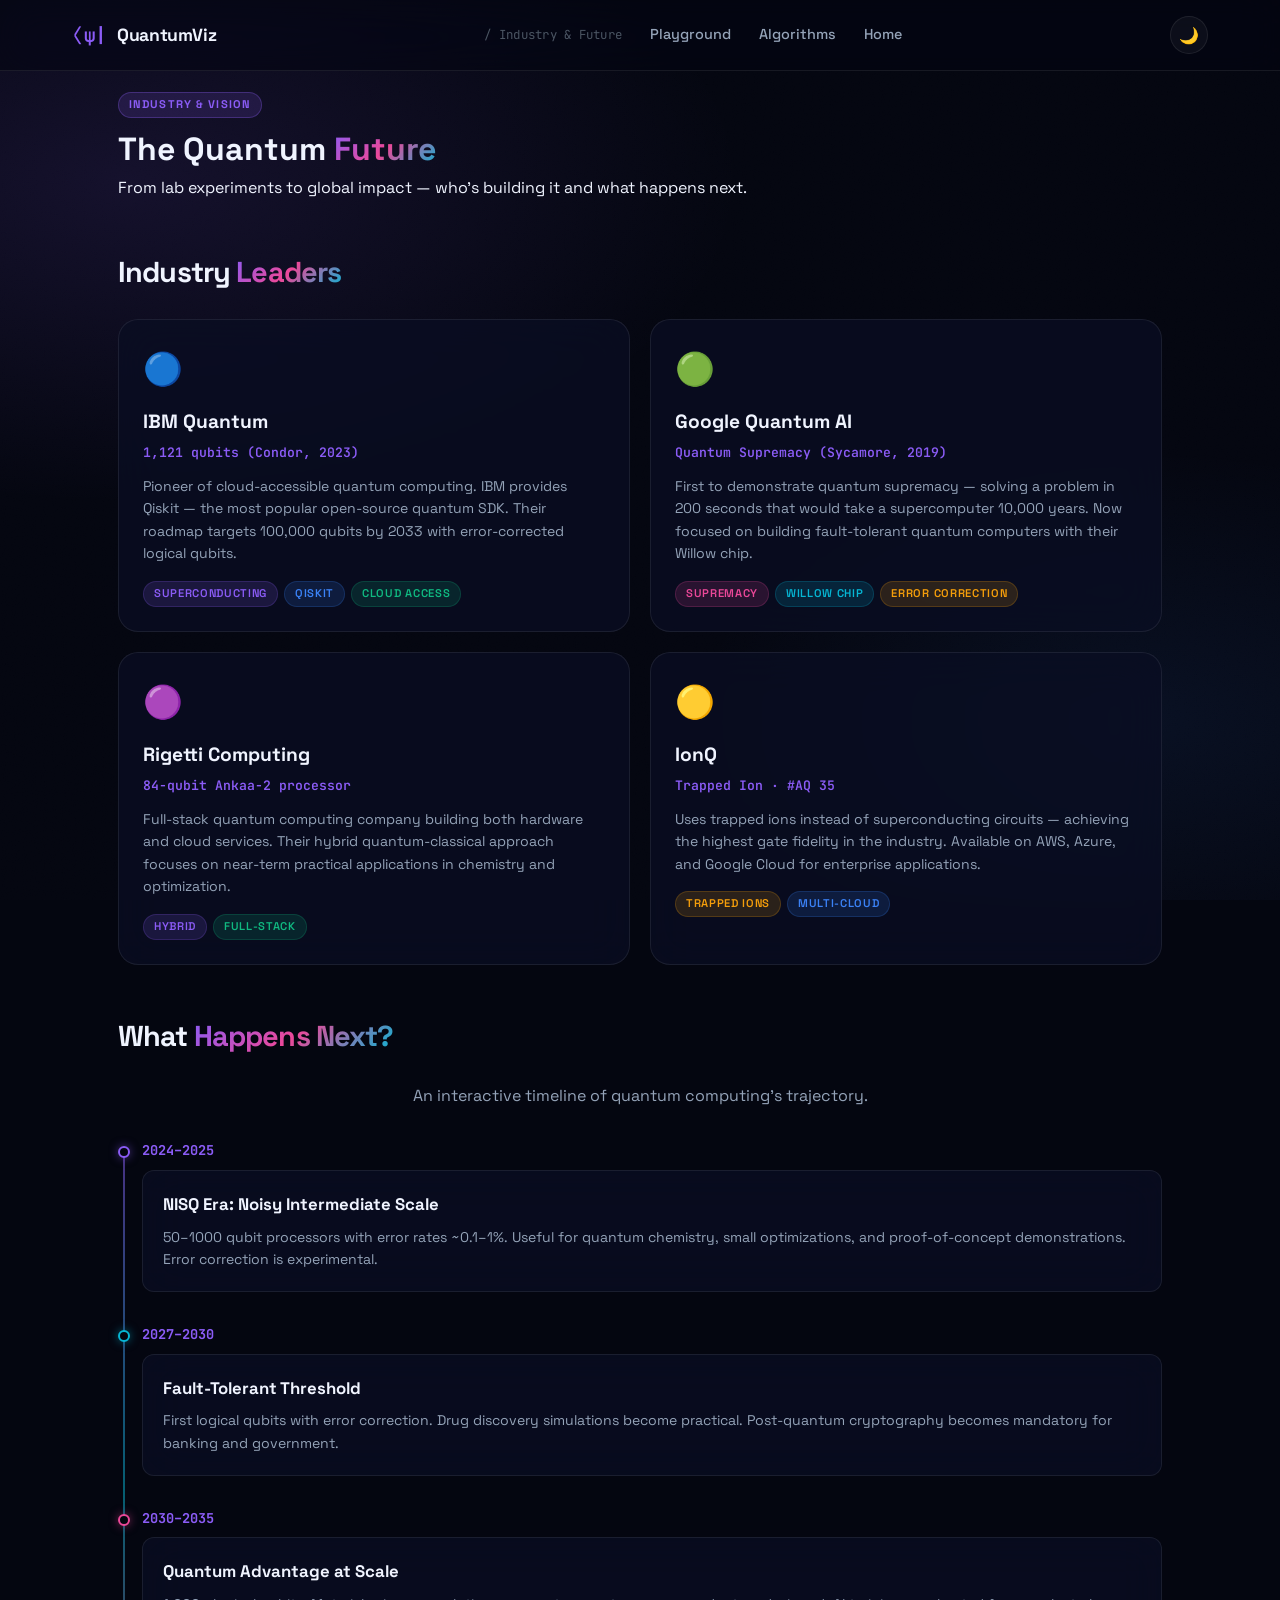
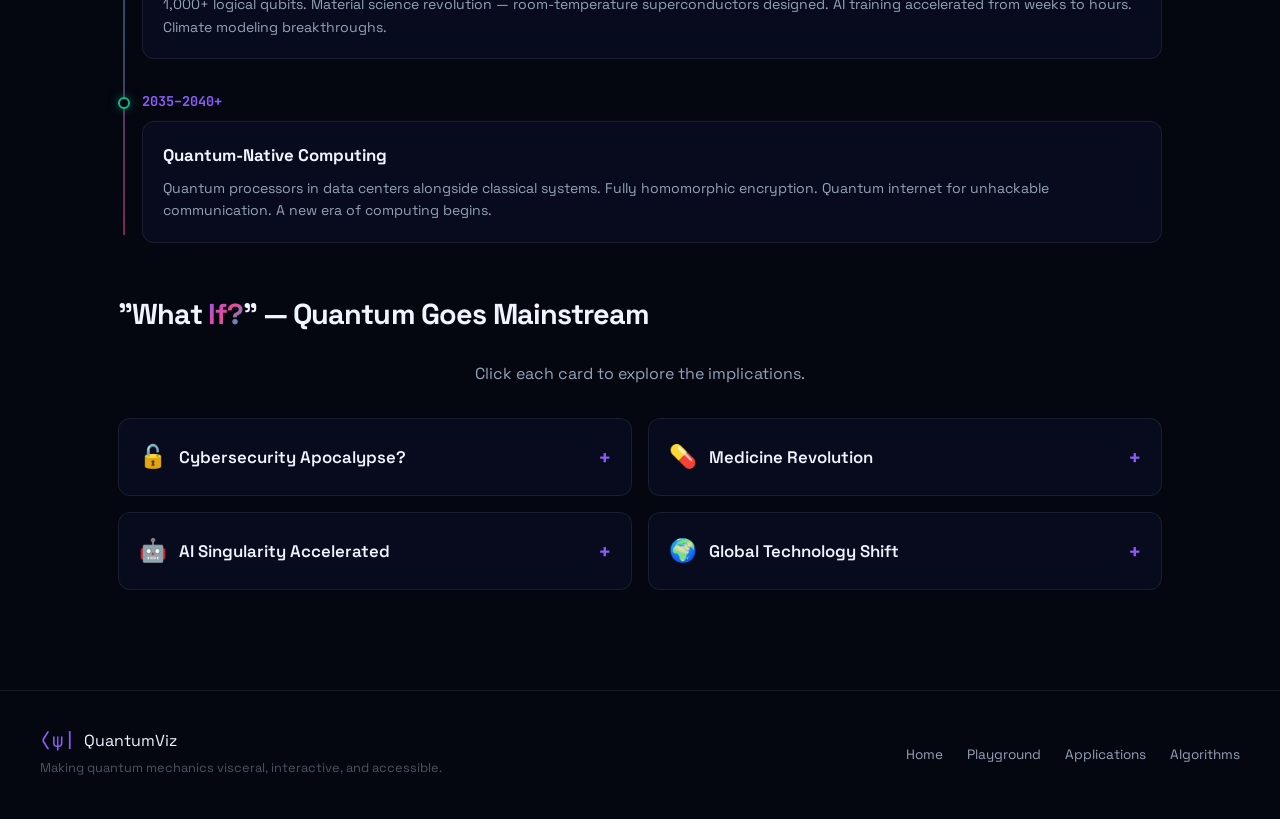
<file: future.html>
<!DOCTYPE html>
<html lang="en" data-theme="dark">
<head>
  <meta charset="UTF-8" />
  <meta name="viewport" content="width=device-width, initial-scale=1.0" />
  <title>Industry & Future Vision — Quantum Computing · QuantumViz</title>
  <meta name="description" content="IBM, Google, Rigetti — who's building quantum computers? And what happens when they go mainstream? Explore the future of quantum computing." />
  <link rel="preconnect" href="https://fonts.googleapis.com" />
  <link rel="preconnect" href="https://fonts.gstatic.com" crossorigin />
  <link href="https://fonts.googleapis.com/css2?family=Space+Grotesk:wght@300;400;500;600;700&family=JetBrains+Mono:wght@400;500&display=swap" rel="stylesheet" />
  <link rel="stylesheet" href="index.css" />
  <link rel="stylesheet" href="future.css" />
  <script>(function(){var t=localStorage.getItem('qviz-theme')||'dark';document.documentElement.setAttribute('data-theme',t);})();</script>
</head>
<body>
  <div class="bg-canvas"></div>
  <div class="noise-overlay"></div>

  <nav class="navbar" id="navbar">
    <div class="nav-container">
      <a href="index.html" class="nav-brand">
        <span class="brand-icon">⟨ψ|</span>
        <span class="brand-text">QuantumViz</span>
      </a>
      <div class="nav-links">
        <span class="nav-breadcrumb">/ Industry &amp; Future</span>
        <a href="playground.html" class="nav-link">Playground</a>
        <a href="algorithms.html" class="nav-link">Algorithms</a>
        <a href="index.html" class="nav-link">Home</a>
      </div>
      <button class="theme-toggle" id="themeToggle" title="Toggle theme" aria-label="Toggle theme">🌙</button>
    </div>
  </nav>

  <main class="fut-main">
    <div class="pg-header">
      <div class="module-badge">Industry &amp; Vision</div>
      <h1 class="pg-title">The Quantum <span class="gradient-text">Future</span></h1>
      <p class="pg-subtitle">From lab experiments to global impact — who's building it and what happens next.</p>
    </div>

    <!-- ═══ Industry Leaders ═══ -->
    <section class="fut-section" id="industry">
      <h2 class="section-title">Industry <span class="gradient-text">Leaders</span></h2>
      <div class="industry-grid">

        <div class="industry-card glass-panel">
          <div class="ind-logo">🔵</div>
          <h3>IBM Quantum</h3>
          <div class="ind-stat">1,121 qubits (Condor, 2023)</div>
          <p>Pioneer of cloud-accessible quantum computing. IBM provides Qiskit — the most popular open-source quantum SDK. Their roadmap targets 100,000 qubits by 2033 with error-corrected logical qubits.</p>
          <div class="ind-tags">
            <span class="tag purple">Superconducting</span>
            <span class="tag blue">Qiskit</span>
            <span class="tag green">Cloud Access</span>
          </div>
        </div>

        <div class="industry-card glass-panel">
          <div class="ind-logo">🟢</div>
          <h3>Google Quantum AI</h3>
          <div class="ind-stat">Quantum Supremacy (Sycamore, 2019)</div>
          <p>First to demonstrate quantum supremacy — solving a problem in 200 seconds that would take a supercomputer 10,000 years. Now focused on building fault-tolerant quantum computers with their Willow chip.</p>
          <div class="ind-tags">
            <span class="tag pink">Supremacy</span>
            <span class="tag cyan">Willow Chip</span>
            <span class="tag amber">Error Correction</span>
          </div>
        </div>

        <div class="industry-card glass-panel">
          <div class="ind-logo">🟣</div>
          <h3>Rigetti Computing</h3>
          <div class="ind-stat">84-qubit Ankaa-2 processor</div>
          <p>Full-stack quantum computing company building both hardware and cloud services. Their hybrid quantum-classical approach focuses on near-term practical applications in chemistry and optimization.</p>
          <div class="ind-tags">
            <span class="tag purple">Hybrid</span>
            <span class="tag green">Full-Stack</span>
          </div>
        </div>

        <div class="industry-card glass-panel">
          <div class="ind-logo">🟡</div>
          <h3>IonQ</h3>
          <div class="ind-stat">Trapped Ion · #AQ 35</div>
          <p>Uses trapped ions instead of superconducting circuits — achieving the highest gate fidelity in the industry. Available on AWS, Azure, and Google Cloud for enterprise applications.</p>
          <div class="ind-tags">
            <span class="tag amber">Trapped Ions</span>
            <span class="tag blue">Multi-Cloud</span>
          </div>
        </div>
      </div>
    </section>

    <!-- ═══ Future Vision Timeline ═══ -->
    <section class="fut-section" id="timeline">
      <h2 class="section-title">What <span class="gradient-text">Happens Next?</span></h2>
      <p class="section-subtitle">An interactive timeline of quantum computing's trajectory.</p>

      <div class="timeline">
        <div class="tl-line"></div>

        <div class="tl-item">
          <div class="tl-dot"></div>
          <div class="tl-year">2024–2025</div>
          <div class="tl-content glass-panel">
            <h4>NISQ Era: Noisy Intermediate Scale</h4>
            <p>50–1000 qubit processors with error rates ~0.1–1%. Useful for quantum chemistry, small optimizations, and proof-of-concept demonstrations. Error correction is experimental.</p>
          </div>
        </div>

        <div class="tl-item">
          <div class="tl-dot"></div>
          <div class="tl-year">2027–2030</div>
          <div class="tl-content glass-panel">
            <h4>Fault-Tolerant Threshold</h4>
            <p>First logical qubits with error correction. Drug discovery simulations become practical. Post-quantum cryptography becomes mandatory for banking and government.</p>
          </div>
        </div>

        <div class="tl-item">
          <div class="tl-dot"></div>
          <div class="tl-year">2030–2035</div>
          <div class="tl-content glass-panel">
            <h4>Quantum Advantage at Scale</h4>
            <p>1,000+ logical qubits. Material science revolution — room-temperature superconductors designed. AI training accelerated from weeks to hours. Climate modeling breakthroughs.</p>
          </div>
        </div>

        <div class="tl-item">
          <div class="tl-dot"></div>
          <div class="tl-year">2035–2040+</div>
          <div class="tl-content glass-panel">
            <h4>Quantum-Native Computing</h4>
            <p>Quantum processors in data centers alongside classical systems. Fully homomorphic encryption. Quantum internet for unhackable communication. A new era of computing begins.</p>
          </div>
        </div>
      </div>
    </section>

    <!-- ═══ "What If?" Cards ═══ -->
    <section class="fut-section" id="whatif">
      <h2 class="section-title">"What <span class="gradient-text">If?</span>" — Quantum Goes Mainstream</h2>
      <p class="section-subtitle">Click each card to explore the implications.</p>

      <div class="whatif-grid">
        <div class="whatif-card glass-panel" data-expanded="false">
          <div class="wi-header">
            <span class="wi-icon">🔓</span>
            <h4>Cybersecurity Apocalypse?</h4>
            <span class="wi-toggle">+</span>
          </div>
          <div class="wi-body">
            <p>Shor's algorithm can break RSA, ECC, and Diffie-Hellman — the backbone of internet security. <strong>Every encrypted message ever sent</strong> could be retroactively decrypted ("harvest now, decrypt later" attacks).</p>
            <p><strong>The fix:</strong> Post-quantum cryptography (lattice-based, hash-based) is being standardized by NIST right now. Migration is urgent.</p>
          </div>
        </div>

        <div class="whatif-card glass-panel" data-expanded="false">
          <div class="wi-header">
            <span class="wi-icon">💊</span>
            <h4>Medicine Revolution</h4>
            <span class="wi-toggle">+</span>
          </div>
          <div class="wi-body">
            <p>Molecular simulation at quantum scale means designing drugs <strong>atom by atom</strong>. Protein folding becomes exact, not approximate. Personalized medicine based on full molecular profiles becomes feasible.</p>
            <p><strong>Impact:</strong> Drug development time drops from 10–15 years to months. Diseases like Alzheimer's become treatable.</p>
          </div>
        </div>

        <div class="whatif-card glass-panel" data-expanded="false">
          <div class="wi-header">
            <span class="wi-icon">🤖</span>
            <h4>AI Singularity Accelerated</h4>
            <span class="wi-toggle">+</span>
          </div>
          <div class="wi-body">
            <p>Quantum machine learning can process exponentially larger feature spaces. Training that takes weeks on GPU clusters could take <strong>hours</strong> on quantum processors.</p>
            <p><strong>Risk:</strong> AI development accelerates beyond our ability to control. Quantum-enhanced AI could design even better quantum computers, creating a feedback loop.</p>
          </div>
        </div>

        <div class="whatif-card glass-panel" data-expanded="false">
          <div class="wi-header">
            <span class="wi-icon">🌍</span>
            <h4>Global Technology Shift</h4>
            <span class="wi-toggle">+</span>
          </div>
          <div class="wi-body">
            <p>Quantum computing becomes a <strong>strategic national asset</strong>. Countries without quantum capabilities face technological dependency. New "quantum divides" emerge between nations.</p>
            <p><strong>Opportunity:</strong> Climate change modelling becomes precise enough to predict and prevent catastrophic events. Energy grid optimization saves billions.</p>
          </div>
        </div>
      </div>
    </section>
  </main>

  <footer class="footer">
    <div class="footer-inner">
      <div class="footer-brand">
        <div style="display:flex;align-items:center;gap:8px;">
          <span class="brand-icon">⟨ψ|</span>
          <span class="brand-text">QuantumViz</span>
        </div>
        <p>Making quantum mechanics visceral, interactive, and accessible.</p>
      </div>
      <div class="footer-links">
        <a href="index.html">Home</a>
        <a href="playground.html">Playground</a>
        <a href="applications.html">Applications</a>
        <a href="algorithms.html">Algorithms</a>
      </div>
    </div>
  </footer>

  <script src="future.js"></script>
</body>
</html>
</file>
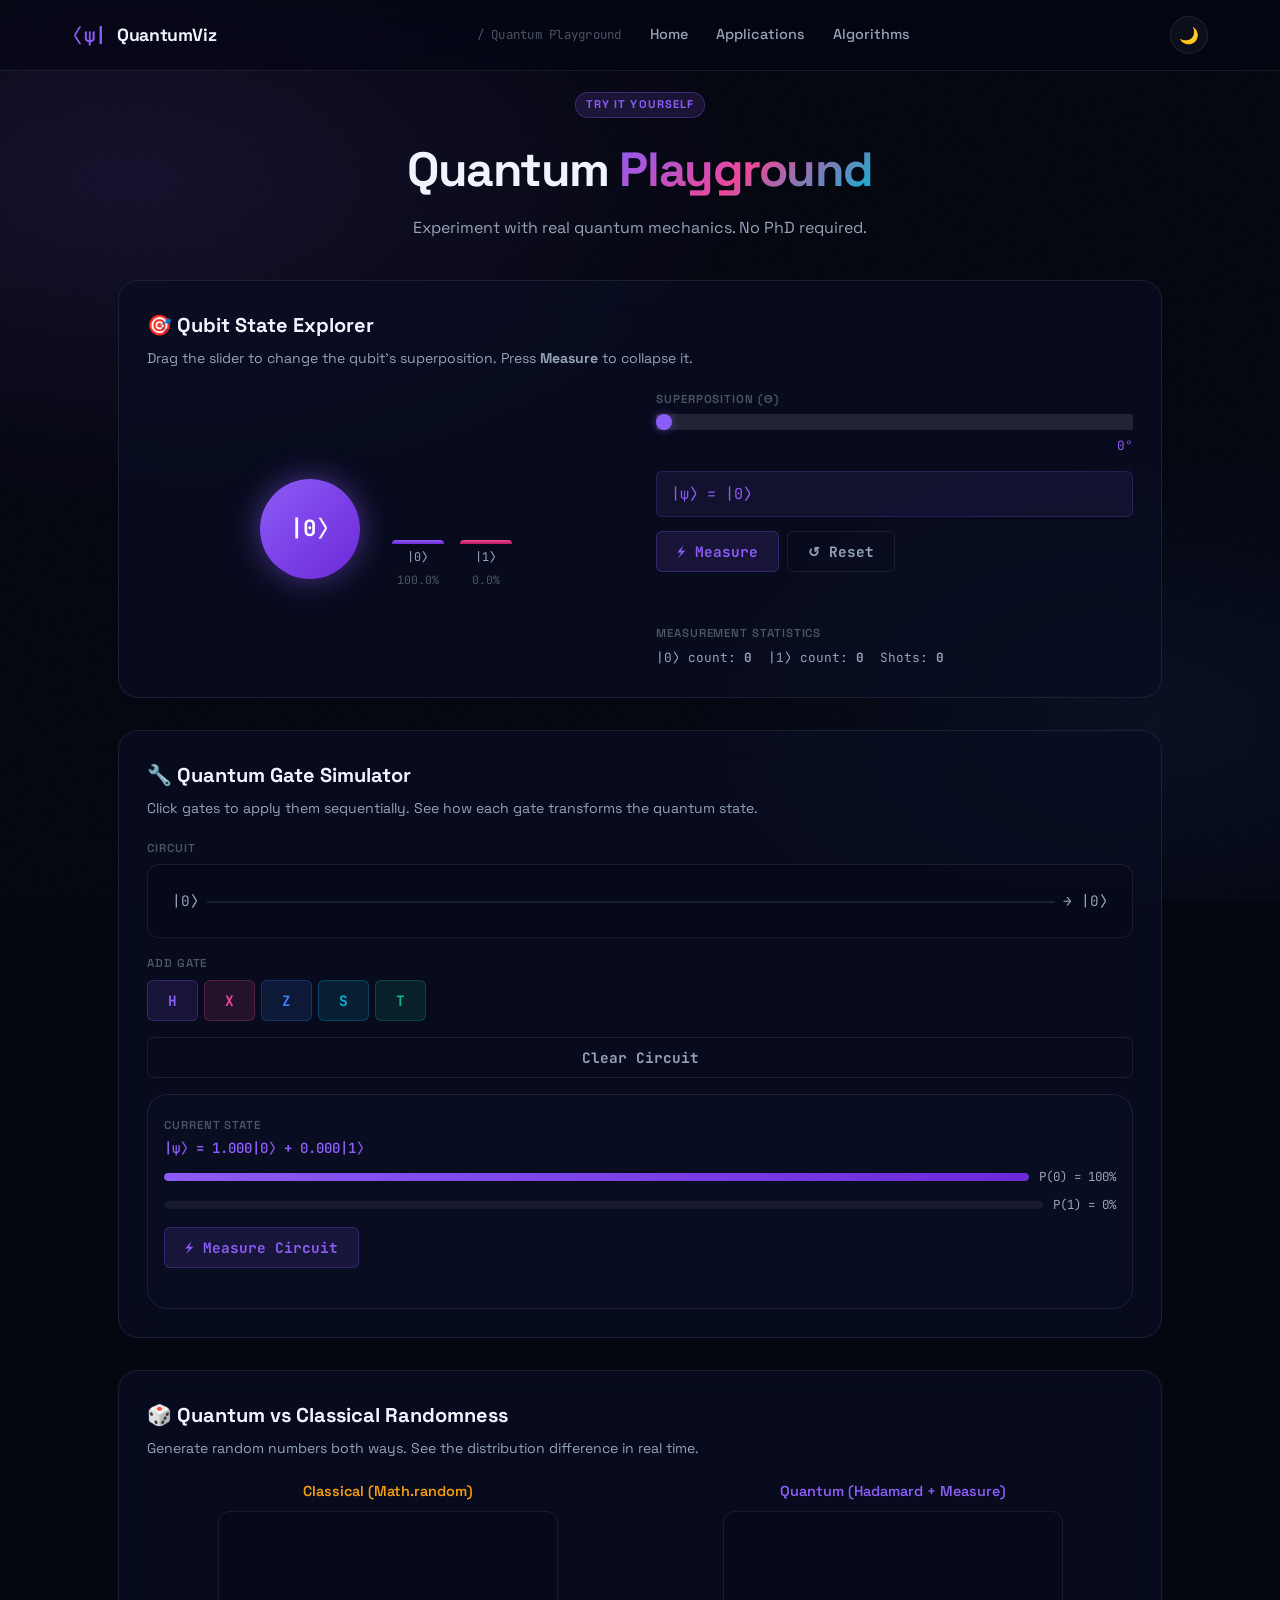
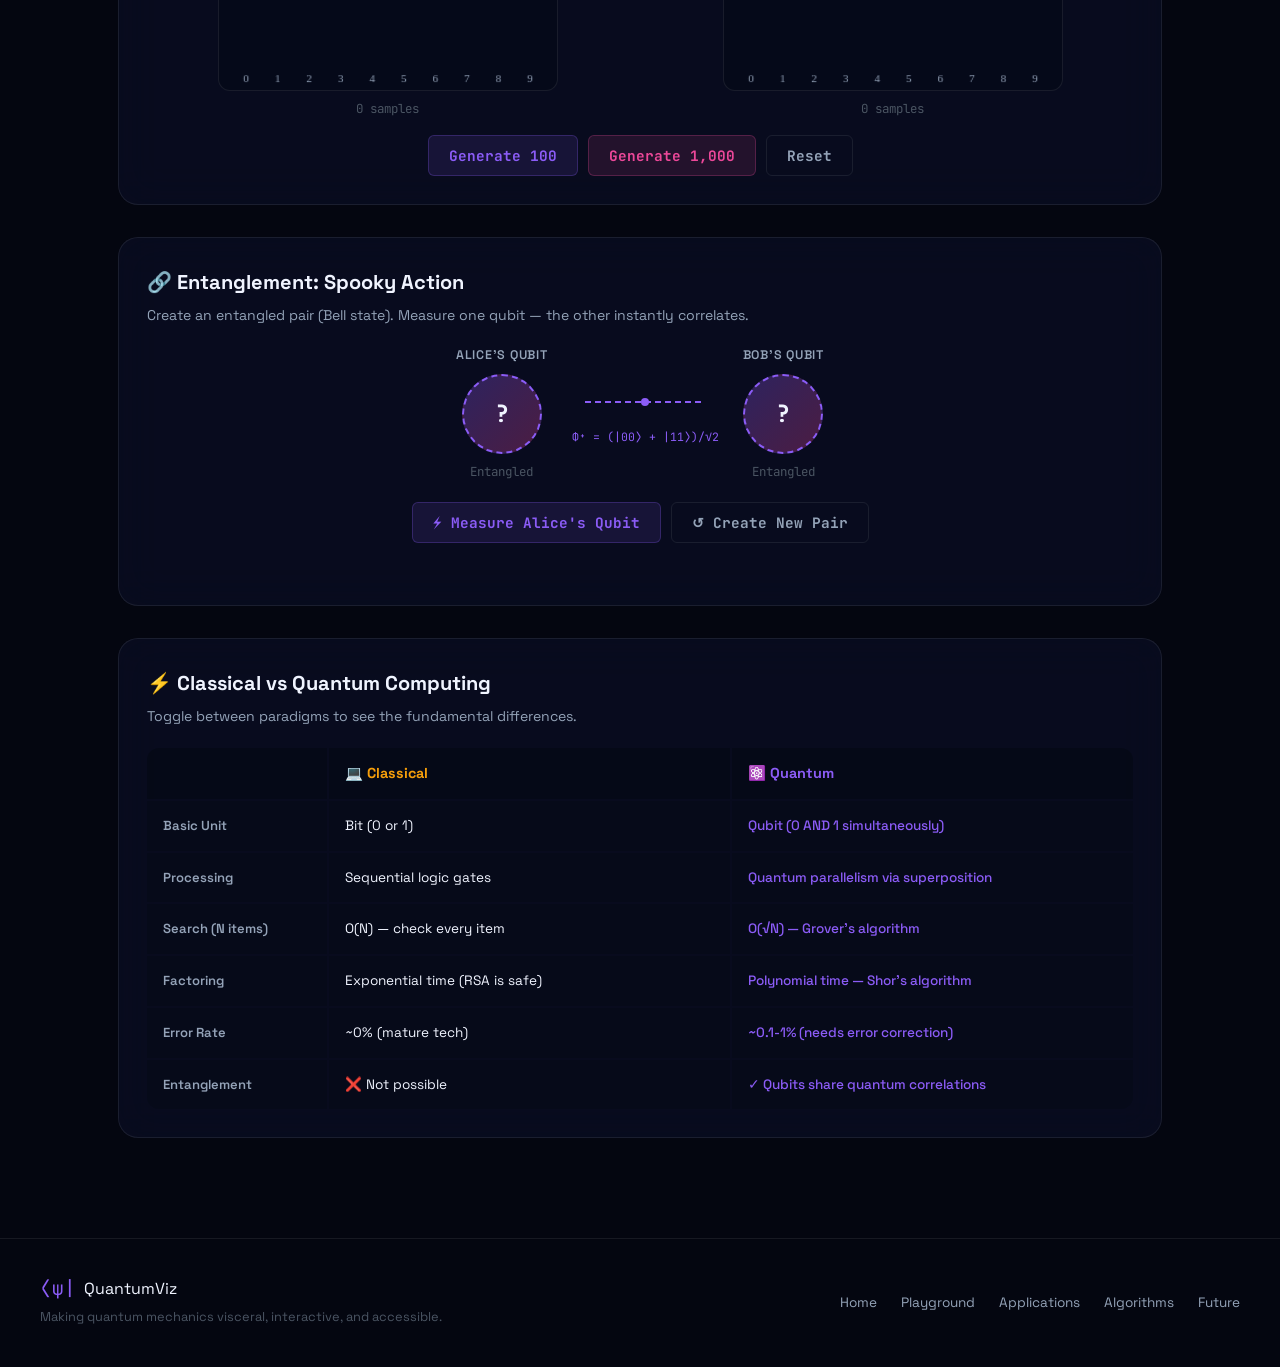
<file: playground.html>
<!DOCTYPE html>
<html lang="en" data-theme="dark">
<head>
  <meta charset="UTF-8" />
  <meta name="viewport" content="width=device-width, initial-scale=1.0" />
  <title>Quantum Playground — Try It Yourself · QuantumViz</title>
  <meta name="description" content="Hands-on quantum computing lab. Drag gates, collapse states, compare quantum vs classical randomness — all in your browser." />
  <link rel="preconnect" href="https://fonts.googleapis.com" />
  <link rel="preconnect" href="https://fonts.gstatic.com" crossorigin />
  <link href="https://fonts.googleapis.com/css2?family=Space+Grotesk:wght@300;400;500;600;700&family=JetBrains+Mono:wght@400;500&display=swap" rel="stylesheet" />
  <link rel="stylesheet" href="index.css" />
  <link rel="stylesheet" href="playground.css" />
  <script>(function(){var t=localStorage.getItem('qviz-theme')||'dark';document.documentElement.setAttribute('data-theme',t);})();</script>
</head>
<body>
  <div class="bg-canvas"></div>
  <div class="noise-overlay"></div>

  <nav class="navbar" id="navbar">
    <div class="nav-container">
      <a href="index.html" class="nav-brand">
        <span class="brand-icon">⟨ψ|</span>
        <span class="brand-text">QuantumViz</span>
      </a>
      <div class="nav-links">
        <span class="nav-breadcrumb">/ Quantum Playground</span>
        <a href="index.html" class="nav-link">Home</a>
        <a href="applications.html" class="nav-link">Applications</a>
        <a href="algorithms.html" class="nav-link">Algorithms</a>
      </div>
      <button class="theme-toggle" id="themeToggle" title="Toggle theme" aria-label="Toggle theme">🌙</button>
    </div>
  </nav>

  <main class="pg-main">
    <!-- Header -->
    <div class="pg-header">
      <div class="module-badge">Try It Yourself</div>
      <h1 class="pg-title">Quantum <span class="gradient-text">Playground</span></h1>
      <p class="pg-subtitle">Experiment with real quantum mechanics. No PhD required.</p>
    </div>

    <!-- ═══ Section 1: Qubit Visualizer ═══ -->
    <section class="pg-section glass-panel" id="qubitViz">
      <div class="pg-section-header">
        <h2>🎯 Qubit State Explorer</h2>
        <p>Drag the slider to change the qubit's superposition. Press <strong>Measure</strong> to collapse it.</p>
      </div>
      <div class="qubit-viz-layout">
        <div class="qv-visual">
          <div class="qv-coin" id="qvCoin">
            <div class="coin-face coin-0">|0⟩</div>
            <div class="coin-face coin-1">|1⟩</div>
            <div class="coin-super">?</div>
          </div>
          <div class="qv-bars">
            <div class="qv-bar-col">
              <div class="qv-bar qv-bar-0" id="qvBar0" style="height:100%"></div>
              <span class="qv-bar-label">|0⟩</span>
              <span class="qv-bar-val" id="qvVal0">100%</span>
            </div>
            <div class="qv-bar-col">
              <div class="qv-bar qv-bar-1" id="qvBar1" style="height:0%"></div>
              <span class="qv-bar-label">|1⟩</span>
              <span class="qv-bar-val" id="qvVal1">0%</span>
            </div>
          </div>
        </div>
        <div class="qv-controls">
          <div class="qv-slider-row">
            <span class="ctrl-label">Superposition (θ)</span>
            <input type="range" min="0" max="180" value="0" class="qslider" id="qvTheta" />
            <span class="slider-val" id="qvThetaVal">0°</span>
          </div>
          <div class="qv-state-eq" id="qvStateEq">|ψ⟩ = |0⟩</div>
          <div class="qv-actions">
            <button class="action-btn primary" id="btnMeasure">⚡ Measure</button>
            <button class="action-btn ghost" id="btnResetQV">↺ Reset</button>
          </div>
          <div class="qv-result" id="qvResult"></div>
          <div class="qv-stats">
            <span class="ctrl-label">Measurement Statistics</span>
            <div class="qv-stats-row">
              <span>|0⟩ count: <strong id="stat0">0</strong></span>
              <span>|1⟩ count: <strong id="stat1">0</strong></span>
              <span>Shots: <strong id="statTotal">0</strong></span>
            </div>
          </div>
        </div>
      </div>
    </section>

    <!-- ═══ Section 2: Gate Simulator ═══ -->
    <section class="pg-section glass-panel" id="gateSim">
      <div class="pg-section-header">
        <h2>🔧 Quantum Gate Simulator</h2>
        <p>Click gates to apply them sequentially. See how each gate transforms the quantum state.</p>
      </div>
      <div class="gate-sim-layout">
        <div class="gs-circuit">
          <span class="gs-label">Circuit</span>
          <div class="gs-wire" id="gsWire">
            <div class="gs-init">|0⟩</div>
            <div class="gs-gates" id="gsGates"></div>
            <div class="gs-output" id="gsOutput">→ |0⟩</div>
          </div>
        </div>
        <div class="gs-palette">
          <span class="ctrl-label">Add Gate</span>
          <div class="gs-gate-btns">
            <button class="gate-chip" data-gate="H">H</button>
            <button class="gate-chip" data-gate="X">X</button>
            <button class="gate-chip" data-gate="Z">Z</button>
            <button class="gate-chip" data-gate="S">S</button>
            <button class="gate-chip" data-gate="T">T</button>
          </div>
          <button class="action-btn ghost" id="btnClearCircuit" style="margin-top:8px;">Clear Circuit</button>
        </div>
        <div class="gs-state-panel glass-panel">
          <span class="ctrl-label">Current State</span>
          <div class="gs-state-display">
            <div class="gs-ket" id="gsKet">|ψ⟩ = 1.000|0⟩ + 0.000|1⟩</div>
            <div class="gs-prob-row">
              <div class="gs-prob-bar">
                <div class="gs-fill gs-fill-0" id="gsFill0" style="width:100%"></div>
              </div>
              <span id="gsProb0">P(0) = 100%</span>
            </div>
            <div class="gs-prob-row">
              <div class="gs-prob-bar">
                <div class="gs-fill gs-fill-1" id="gsFill1" style="width:0%"></div>
              </div>
              <span id="gsProb1">P(1) = 0%</span>
            </div>
          </div>
          <button class="action-btn primary" id="btnGsMeasure" style="margin-top:12px;">⚡ Measure Circuit</button>
          <div class="gs-mresult" id="gsMResult"></div>
        </div>
      </div>
    </section>

    <!-- ═══ Section 3: Quantum vs Classical RNG ═══ -->
    <section class="pg-section glass-panel" id="rngCompare">
      <div class="pg-section-header">
        <h2>🎲 Quantum vs Classical Randomness</h2>
        <p>Generate random numbers both ways. See the distribution difference in real time.</p>
      </div>
      <div class="rng-layout">
        <div class="rng-col">
          <h3 class="rng-title" style="color:var(--amber);">Classical (Math.random)</h3>
          <canvas id="rngClassical" width="300" height="180"></canvas>
          <span class="rng-count" id="rngClassCount">0 samples</span>
        </div>
        <div class="rng-col">
          <h3 class="rng-title" style="color:var(--purple);">Quantum (Hadamard + Measure)</h3>
          <canvas id="rngQuantum" width="300" height="180"></canvas>
          <span class="rng-count" id="rngQuantCount">0 samples</span>
        </div>
      </div>
      <div class="rng-actions">
        <button class="action-btn primary" id="btnRng100">Generate 100</button>
        <button class="action-btn secondary" id="btnRng1000">Generate 1,000</button>
        <button class="action-btn ghost" id="btnRngReset">Reset</button>
      </div>
    </section>

    <!-- ═══ Section 4: Entanglement Demo ═══ -->
    <section class="pg-section glass-panel" id="entangleDemo">
      <div class="pg-section-header">
        <h2>🔗 Entanglement: Spooky Action</h2>
        <p>Create an entangled pair (Bell state). Measure one qubit — the other instantly correlates.</p>
      </div>
      <div class="ent-layout">
        <div class="ent-qubit ent-alice" id="entAlice">
          <span class="ent-name">Alice's Qubit</span>
          <div class="ent-orb" id="entOrbA">?</div>
          <span class="ent-state" id="entStateA">Entangled</span>
        </div>
        <div class="ent-connection">
          <svg viewBox="0 0 120 40" class="ent-svg" id="entSvg">
            <line x1="0" y1="20" x2="120" y2="20" stroke="var(--purple)" stroke-width="2" stroke-dasharray="6 4" class="ent-line"/>
            <circle cx="60" cy="20" r="4" fill="var(--purple)" class="ent-pulse"/>
          </svg>
          <span class="ent-label">Φ⁺ = (|00⟩ + |11⟩)/√2</span>
        </div>
        <div class="ent-qubit ent-bob" id="entBob">
          <span class="ent-name">Bob's Qubit</span>
          <div class="ent-orb" id="entOrbB">?</div>
          <span class="ent-state" id="entStateB">Entangled</span>
        </div>
      </div>
      <div class="ent-actions">
        <button class="action-btn primary" id="btnEntMeasure">⚡ Measure Alice's Qubit</button>
        <button class="action-btn ghost" id="btnEntReset">↺ Create New Pair</button>
      </div>
      <div class="ent-explainer" id="entExplainer"></div>
    </section>

    <!-- ═══ Section 5: Classical vs Quantum Comparison ═══ -->
    <section class="pg-section glass-panel" id="comparison">
      <div class="pg-section-header">
        <h2>⚡ Classical vs Quantum Computing</h2>
        <p>Toggle between paradigms to see the fundamental differences.</p>
      </div>
      <div class="cmp-table">
        <div class="cmp-row cmp-header">
          <div class="cmp-cell"></div>
          <div class="cmp-cell cmp-classical">💻 Classical</div>
          <div class="cmp-cell cmp-quantum">⚛️ Quantum</div>
        </div>
        <div class="cmp-row">
          <div class="cmp-cell cmp-label">Basic Unit</div>
          <div class="cmp-cell">Bit (0 or 1)</div>
          <div class="cmp-cell cmp-highlight">Qubit (0 AND 1 simultaneously)</div>
        </div>
        <div class="cmp-row">
          <div class="cmp-cell cmp-label">Processing</div>
          <div class="cmp-cell">Sequential logic gates</div>
          <div class="cmp-cell cmp-highlight">Quantum parallelism via superposition</div>
        </div>
        <div class="cmp-row">
          <div class="cmp-cell cmp-label">Search (N items)</div>
          <div class="cmp-cell">O(N) — check every item</div>
          <div class="cmp-cell cmp-highlight">O(√N) — Grover's algorithm</div>
        </div>
        <div class="cmp-row">
          <div class="cmp-cell cmp-label">Factoring</div>
          <div class="cmp-cell">Exponential time (RSA is safe)</div>
          <div class="cmp-cell cmp-highlight">Polynomial time — Shor's algorithm</div>
        </div>
        <div class="cmp-row">
          <div class="cmp-cell cmp-label">Error Rate</div>
          <div class="cmp-cell">~0% (mature tech)</div>
          <div class="cmp-cell cmp-highlight">~0.1-1% (needs error correction)</div>
        </div>
        <div class="cmp-row">
          <div class="cmp-cell cmp-label">Entanglement</div>
          <div class="cmp-cell">❌ Not possible</div>
          <div class="cmp-cell cmp-highlight">✓ Qubits share quantum correlations</div>
        </div>
      </div>
    </section>

  </main>

  <footer class="footer">
    <div class="footer-inner">
      <div class="footer-brand">
        <div style="display:flex;align-items:center;gap:8px;">
          <span class="brand-icon">⟨ψ|</span>
          <span class="brand-text">QuantumViz</span>
        </div>
        <p>Making quantum mechanics visceral, interactive, and accessible.</p>
      </div>
      <div class="footer-links">
        <a href="index.html">Home</a>
        <a href="playground.html">Playground</a>
        <a href="applications.html">Applications</a>
        <a href="algorithms.html">Algorithms</a>
        <a href="future.html">Future</a>
      </div>
    </div>
  </footer>

  <script src="playground.js"></script>
</body>
</html>
</file>
<file: index.css>
/* ============================================================
   QuantumViz — Global Design System (index.css)
   ============================================================ */

/* --- Dark Theme (Default) --- */
:root {
  --bg-deep:       #040610;
  --bg-card:       rgba(10, 14, 35, 0.75);
  --bg-glass:      rgba(255, 255, 255, 0.04);
  --border-glass:  rgba(255, 255, 255, 0.08);
  --border-glow:   rgba(139, 92, 246, 0.4);

  --purple:   #8b5cf6;
  --blue:     #3b82f6;
  --cyan:     #06b6d4;
  --pink:     #ec4899;
  --green:    #10b981;
  --amber:    #f59e0b;

  --text-primary:   #f0f4ff;
  --text-secondary: #94a3b8;
  --text-muted:     #4b5563;

  --font-sans: 'Space Grotesk', sans-serif;
  --font-mono: 'JetBrains Mono', monospace;

  --radius-sm:  6px;
  --radius-md:  12px;
  --radius-lg:  20px;
  --radius-xl:  32px;

  --shadow-purple: 0 0 40px rgba(139, 92, 246, 0.15);
  --shadow-card:   0 8px 32px rgba(0, 0, 0, 0.5);
  --transition: 0.3s cubic-bezier(0.4, 0, 0.2, 1);

  --navbar-bg: rgba(4, 6, 16, 0.6);
  --noise-opacity: 0.5;
  --bg-radial-1: rgba(139,92,246,0.12);
  --bg-radial-2: rgba(59,130,246,0.08);
}

/* --- Light Theme --- */
[data-theme="light"] {
  --bg-deep:       #eef0f9;
  --bg-card:       rgba(255, 255, 255, 0.97);
  --bg-glass:      rgba(255, 255, 255, 0.92);
  --border-glass:  rgba(0, 0, 0, 0.1);
  --border-glow:   rgba(109, 40, 217, 0.35);

  --purple:   #6d28d9;
  --blue:     #1d4ed8;
  --cyan:     #0369a1;
  --pink:     #be185d;
  --green:    #047857;
  --amber:    #b45309;

  --text-primary:   #0f172a;
  --text-secondary: #334155;
  --text-muted:     #64748b;

  --shadow-purple: 0 0 40px rgba(109, 40, 217, 0.15);
  --shadow-card:   0 4px 24px rgba(0, 0, 0, 0.1);

  --navbar-bg: rgba(238, 240, 249, 0.82);
  --noise-opacity: 0.08;
  --bg-radial-1: rgba(109,40,217,0.06);
  --bg-radial-2: rgba(29,78,216,0.04);
}

/* Light-mode component overrides (hardcoded darks → whites) */
[data-theme="light"] body {
  background: var(--bg-deep);
}

[data-theme="light"] .glass-panel {
  background: var(--bg-card);
  border-color: rgba(0,0,0,0.1);
  box-shadow: 0 2px 16px rgba(0,0,0,0.07);
}

[data-theme="light"] .module-card {
  background: #fff;
  border-color: rgba(0,0,0,0.1);
  box-shadow: 0 2px 16px rgba(0,0,0,0.06);
}

[data-theme="light"] .module-card.featured {
  background: linear-gradient(135deg, rgba(109,40,217,0.07), rgba(29,78,216,0.04));
  border-color: rgba(109,40,217,0.25);
}

[data-theme="light"] .layer-item.active,
[data-theme="light"] .layer-item:hover {
  background: rgba(109,40,217,0.06);
  border-color: rgba(109,40,217,0.15);
}

[data-theme="light"] .layer-demo {
  background: #fff;
  border-color: rgba(0,0,0,0.1);
  box-shadow: 0 2px 16px rgba(0,0,0,0.06);
}

[data-theme="light"] .eq {
  background: rgba(109,40,217,0.08);
  border-color: rgba(109,40,217,0.2);
}

[data-theme="light"] .demo-code pre {
  background: #f1f5f9;
  border: 1px solid rgba(0,0,0,0.08);
  color: #0f172a;
}

[data-theme="light"] .demo-code .cm { color: #64748b; }

[data-theme="light"] .step-card {
  background: #fff;
  border-color: rgba(0,0,0,0.1);
  box-shadow: 0 2px 16px rgba(0,0,0,0.06);
}

[data-theme="light"] .tech-ribbon,
[data-theme="light"] .citation-card {
  background: #fff;
  border-color: rgba(0,0,0,0.1);
  box-shadow: 0 2px 12px rgba(0,0,0,0.05);
}

[data-theme="light"] .citation-card:hover {
  border-color: rgba(109,40,217,0.3);
  box-shadow: 0 6px 24px rgba(109,40,217,0.1);
}

[data-theme="light"] .footer {
  background: #e8ebf5;
  border-top-color: rgba(0,0,0,0.1);
}

[data-theme="light"] .hero-badge {
  background: rgba(109,40,217,0.08);
  border-color: rgba(109,40,217,0.25);
}

[data-theme="light"] .center-sphere {
  background: radial-gradient(circle at 35% 35%, rgba(109,40,217,0.5), rgba(29,78,216,0.35), rgba(4,120,87,0.15));
  border-color: rgba(109,40,217,0.4);
  color: white;
}

[data-theme="light"] .btn-secondary {
  background: rgba(255,255,255,0.9);
  border-color: rgba(0,0,0,0.15);
  color: var(--text-secondary);
}
[data-theme="light"] .btn-secondary:hover {
  background: #fff;
  border-color: rgba(109,40,217,0.3);
  color: var(--purple);
}

[data-theme="light"] .action-btn.ghost { background: rgba(0,0,0,0.04); color: #475569; border-color: rgba(0,0,0,0.12); }
[data-theme="light"] .action-btn.ghost:hover { background: rgba(0,0,0,0.08); color: #0f172a; }
[data-theme="light"] .action-btn.secondary { background: rgba(29,78,216,0.08); color: #1d4ed8; border-color: rgba(29,78,216,0.2); }
[data-theme="light"] .action-btn.secondary:hover { background: rgba(29,78,216,0.15); }

[data-theme="light"] .stat-divider {
  background: rgba(0,0,0,0.12);
}


/* --- Reset & Base --- */
*, *::before, *::after { box-sizing: border-box; margin: 0; padding: 0; }

html { scroll-behavior: smooth; }

body {
  font-family: var(--font-sans);
  background: var(--bg-deep);
  color: var(--text-primary);
  overflow-x: hidden;
  line-height: 1.6;
}

a { text-decoration: none; color: inherit; }

/* --- Background Animated Canvas --- */
.bg-canvas {
  position: fixed;
  inset: 0;
  z-index: -2;
  background: radial-gradient(ellipse 80% 60% at 10% 20%, var(--bg-radial-1) 0%, transparent 60%),
              radial-gradient(ellipse 60% 50% at 90% 80%, var(--bg-radial-2) 0%, transparent 60%),
              var(--bg-deep);
  transition: background 0.4s ease;
}

.noise-overlay {
  position: fixed;
  inset: 0;
  z-index: -1;
  background-image: url("data:image/svg+xml,%3Csvg viewBox='0 0 256 256' xmlns='http://www.w3.org/2000/svg'%3E%3Cfilter id='n'%3E%3CfeTurbulence type='fractalNoise' baseFrequency='0.9' numOctaves='4' stitchTiles='stitch'/%3E%3C/filter%3E%3Crect width='100%25' height='100%25' filter='url(%23n)' opacity='0.03'/%3E%3C/svg%3E");
  background-size: 256px;
  pointer-events: none;
  opacity: var(--noise-opacity);
  transition: opacity 0.4s ease;
}

/* --- Navbar --- */
.navbar {
  position: fixed;
  top: 0; left: 0; right: 0;
  z-index: 100;
  padding: 0 0;
  backdrop-filter: blur(20px) saturate(1.5);
  background: var(--navbar-bg);
  border-bottom: 1px solid var(--border-glass);
  transition: background 0.4s ease, border-color 0.4s ease, box-shadow var(--transition);
}

.navbar.scrolled {
  background: var(--navbar-bg);
  box-shadow: var(--shadow-card);
}

.nav-container {
  max-width: 1200px;
  margin: 0 auto;
  padding: 16px 32px;
  display: flex;
  align-items: center;
  justify-content: space-between;
  gap: 24px;
}

.nav-brand {
  display: flex;
  align-items: center;
  gap: 10px;
  font-weight: 700;
  font-size: 1.1rem;
  letter-spacing: -0.02em;
}

.brand-icon {
  font-family: var(--font-mono);
  color: var(--purple);
  font-size: 1.2rem;
}

.nav-links {
  display: flex;
  align-items: center;
  gap: 28px;
}

.nav-link {
  color: var(--text-secondary);
  font-size: 0.9rem;
  font-weight: 500;
  transition: color var(--transition);
}

.nav-link:hover { color: var(--text-primary); }

.nav-cta {
  background: linear-gradient(135deg, var(--purple), #6d28d9);
  color: white;
  padding: 8px 20px;
  border-radius: 50px;
  font-size: 0.85rem;
  font-weight: 600;
  transition: all var(--transition);
  box-shadow: 0 0 20px rgba(139,92,246,0.3);
}

.nav-cta:hover {
  box-shadow: 0 0 30px rgba(139,92,246,0.5);
  transform: translateY(-1px);
}

.nav-hamburger {
  display: none;
  flex-direction: column;
  gap: 5px;
  background: none;
  border: none;
  cursor: pointer;
  padding: 4px;
}

.nav-hamburger span {
  display: block;
  width: 24px;
  height: 2px;
  background: var(--text-secondary);
  border-radius: 2px;
  transition: var(--transition);
}

/* --- Gradient Text --- */
.gradient-text {
  background: linear-gradient(135deg, var(--purple) 0%, var(--pink) 50%, var(--cyan) 100%);
  -webkit-background-clip: text;
  -webkit-text-fill-color: transparent;
  background-clip: text;
}

/* ===== HERO ===== */
.hero {
  min-height: 100vh;
  display: grid;
  grid-template-columns: 1fr 1fr;
  align-items: center;
  gap: 64px;
  max-width: 1200px;
  margin: 0 auto;
  padding: 120px 32px 80px;
}

.hero-badge {
  display: inline-flex;
  align-items: center;
  gap: 8px;
  background: rgba(139,92,246,0.1);
  border: 1px solid rgba(139,92,246,0.3);
  border-radius: 50px;
  padding: 6px 14px;
  font-size: 0.78rem;
  font-weight: 600;
  color: var(--purple);
  letter-spacing: 0.05em;
  text-transform: uppercase;
  margin-bottom: 24px;
}

.badge-dot {
  width: 6px;
  height: 6px;
  border-radius: 50%;
  background: var(--purple);
  animation: pulse-dot 2s infinite;
}

@keyframes pulse-dot {
  0%, 100% { opacity: 1; transform: scale(1); }
  50% { opacity: 0.5; transform: scale(0.8); }
}

.hero-title {
  font-size: clamp(2.5rem, 5vw, 4rem);
  font-weight: 700;
  line-height: 1.1;
  letter-spacing: -0.03em;
  margin-bottom: 20px;
}

.hero-subtitle {
  color: var(--text-secondary);
  font-size: 1.05rem;
  line-height: 1.7;
  margin-bottom: 36px;
  max-width: 520px;
}

.hero-actions {
  display: flex;
  flex-wrap: wrap;
  gap: 14px;
  margin-bottom: 48px;
}

.btn-primary {
  display: inline-flex;
  align-items: center;
  gap: 8px;
  background: linear-gradient(135deg, var(--purple), #6d28d9);
  color: white;
  padding: 14px 28px;
  border-radius: var(--radius-xl);
  font-weight: 600;
  font-size: 1rem;
  box-shadow: 0 0 30px rgba(139,92,246,0.4), inset 0 1px 0 rgba(255,255,255,0.1);
  transition: all var(--transition);
}

.btn-primary:hover {
  transform: translateY(-2px);
  box-shadow: 0 0 50px rgba(139,92,246,0.6), inset 0 1px 0 rgba(255,255,255,0.15);
}

.btn-primary svg {
  transition: transform var(--transition);
}

.btn-primary:hover svg {
  transform: translateX(4px);
}

.btn-secondary {
  display: inline-flex;
  align-items: center;
  gap: 8px;
  background: var(--bg-glass);
  border: 1px solid var(--border-glass);
  color: var(--text-secondary);
  padding: 14px 28px;
  border-radius: var(--radius-xl);
  font-weight: 500;
  font-size: 1rem;
  backdrop-filter: blur(10px);
  transition: all var(--transition);
}

.btn-secondary:hover {
  border-color: rgba(255,255,255,0.15);
  color: var(--text-primary);
  background: rgba(255,255,255,0.06);
}

.action-btn {
  padding: 10px 20px;
  border-radius: var(--radius-sm);
  font-family: var(--font-mono);
  font-size: 0.9rem;
  font-weight: 700;
  cursor: pointer;
  border: 1px solid transparent;
  transition: all 0.2s ease;
  display: inline-flex;
  align-items: center;
  justify-content: center;
  gap: 8px;
}
.action-btn.primary { background: rgba(139,92,246,0.12); color: var(--purple); border-color: rgba(139,92,246,0.25); }
.action-btn.primary:hover { border-color: rgba(139,92,246,0.5); transform: translateY(-2px); filter: brightness(1.2); }
.action-btn.secondary { background: rgba(236,72,153,0.12); color: var(--pink); border-color: rgba(236,72,153,0.25); }
.action-btn.secondary:hover { border-color: rgba(236,72,153,0.5); transform: translateY(-2px); filter: brightness(1.2); }
.action-btn.ghost { background: transparent; color: var(--text-secondary); border-color: var(--border-glass); }
.action-btn.ghost:hover { color: var(--text-primary); border-color: rgba(255,255,255,0.25); transform: translateY(-2px); }

/* ═══ Shared UI Components ═══
   Used across surface-code, bloch-sphere, playground, etc.
   Kept in index.css so every page inherits them.
*/

/* ── Layer Toggle (Knowledge Layer selector) ── */
.layer-toggle-group {
  display: flex;
  background: rgba(0,0,0,0.3);
  border: 1px solid var(--border-glass);
  border-radius: 50px;
  padding: 3px;
  gap: 2px;
}

.layer-btn {
  background: none;
  border: none;
  color: var(--text-muted);
  padding: 7px 14px;
  border-radius: 50px;
  font-size: 0.78rem;
  font-weight: 600;
  cursor: pointer;
  font-family: var(--font-sans);
  transition: all 0.25s ease;
  white-space: nowrap;
}

.layer-btn.active {
  background: linear-gradient(135deg, var(--purple), #6d28d9);
  color: white;
  box-shadow: 0 0 14px rgba(139,92,246,0.4);
}

.layer-btn:hover:not(.active) {
  color: var(--text-primary);
  background: rgba(255,255,255,0.04);
}

/* ── Control Groups & Labels ── */
.control-group {
  display: flex;
  flex-direction: column;
  gap: 8px;
  min-width: 140px;
}

.ctrl-label {
  font-size: 0.72rem;
  font-weight: 600;
  color: var(--text-muted);
  text-transform: uppercase;
  letter-spacing: 0.08em;
}

/* ── Sliders ── */
.slider-row {
  display: flex;
  align-items: center;
  gap: 10px;
}

.qslider {
  -webkit-appearance: none;
  appearance: none;
  flex: 1;
  height: 4px;
  border-radius: 2px;
  background: rgba(255,255,255,0.1);
  outline: none;
  cursor: pointer;
}

.qslider::-webkit-slider-thumb {
  -webkit-appearance: none;
  appearance: none;
  width: 16px;
  height: 16px;
  border-radius: 50%;
  background: var(--purple);
  box-shadow: 0 0 8px rgba(139,92,246,0.5);
  cursor: pointer;
}

.qslider::-moz-range-thumb {
  width: 16px;
  height: 16px;
  border-radius: 50%;
  background: var(--purple);
  box-shadow: 0 0 8px rgba(139,92,246,0.5);
  border: none;
  cursor: pointer;
}

.slider-val {
  font-family: var(--font-mono);
  font-size: 0.8rem;
  color: var(--purple);
  min-width: 36px;
  text-align: right;
}

/* ── Button Groups ── */
.btn-group {
  display: flex;
  gap: 4px;
  background: rgba(0,0,0,0.3);
  border: 1px solid var(--border-glass);
  border-radius: 8px;
  padding: 3px;
}

.dist-btn, .etype-btn {
  background: none;
  border: none;
  color: var(--text-muted);
  padding: 6px 12px;
  border-radius: 6px;
  font-size: 0.78rem;
  font-weight: 600;
  cursor: pointer;
  font-family: var(--font-sans);
  transition: all 0.2s ease;
  white-space: nowrap;
}

.dist-btn.active, .etype-btn.active {
  background: rgba(139,92,246,0.2);
  color: var(--purple);
  border: 1px solid rgba(139,92,246,0.3);
}

.dist-btn:hover:not(.active), .etype-btn:hover:not(.active) {
  color: var(--text-secondary);
  background: rgba(255,255,255,0.04);
}

/* ── Module Badge ── */
.module-badge {
  display: inline-block;
  background: rgba(139,92,246,0.15);
  border: 1px solid rgba(139,92,246,0.3);
  color: var(--purple);
  font-size: 0.7rem;
  font-weight: 700;
  letter-spacing: 0.1em;
  text-transform: uppercase;
  padding: 3px 10px;
  border-radius: 50px;
  margin-bottom: 6px;
}

/* ── Nav Breadcrumb ── */
.nav-breadcrumb {
  font-family: var(--font-mono);
  font-size: 0.78rem;
  color: var(--text-muted);
  letter-spacing: 0.02em;
}

/* ── Light Mode: Shared Components ── */
[data-theme="light"] .layer-toggle-group {
  background: rgba(0,0,0,0.06);
  border-color: rgba(0,0,0,0.1);
}

[data-theme="light"] .layer-btn {
  color: #64748b;
}

[data-theme="light"] .layer-btn:hover:not(.active) {
  color: #0f172a;
  background: rgba(0,0,0,0.05);
}

[data-theme="light"] .qslider {
  background: rgba(0,0,0,0.12);
}

[data-theme="light"] .btn-group {
  background: rgba(0,0,0,0.05);
  border-color: rgba(0,0,0,0.1);
}

[data-theme="light"] .dist-btn,
[data-theme="light"] .etype-btn {
  color: #475569;
}

[data-theme="light"] .dist-btn.active,
[data-theme="light"] .etype-btn.active {
  background: rgba(109,40,217,0.12);
  color: #6d28d9;
  border-color: rgba(109,40,217,0.25);
}

[data-theme="light"] .dist-btn:hover:not(.active),
[data-theme="light"] .etype-btn:hover:not(.active) {
  color: #0f172a;
  background: rgba(0,0,0,0.05);
}

.hero-stats {
  display: flex;
  align-items: center;
  gap: 24px;
}

.stat { text-align: center; }

.stat-value {
  display: block;
  font-size: 1.5rem;
  font-weight: 700;
  color: var(--text-primary);
  font-family: var(--font-mono);
}

.stat-label {
  display: block;
  font-size: 0.72rem;
  color: var(--text-muted);
  text-transform: uppercase;
  letter-spacing: 0.08em;
  margin-top: 2px;
}

.stat-divider {
  width: 1px;
  height: 40px;
  background: var(--border-glass);
}

/* --- Hero Visual --- */
.hero-visual {
  position: relative;
  width: 100%;
  aspect-ratio: 1;
  max-width: 480px;
  margin: 0 auto;
  display: flex;
  align-items: center;
  justify-content: center;
}

.orbital-rings {
  position: absolute;
  inset: 0;
  display: flex;
  align-items: center;
  justify-content: center;
}

.ring {
  position: absolute;
  border-radius: 50%;
  border-style: solid;
  border-color: transparent;
  animation: spin-ring 8s linear infinite;
}

.ring-1 {
  width: 70%; height: 70%;
  border-width: 1px;
  border-top-color: rgba(139,92,246,0.5);
  border-right-color: rgba(139,92,246,0.2);
  animation-duration: 10s;
}

.ring-2 {
  width: 85%; height: 85%;
  border-width: 1px;
  border-bottom-color: rgba(59,130,246,0.4);
  border-left-color: rgba(59,130,246,0.15);
  animation-duration: 14s;
  animation-direction: reverse;
}

.ring-3 {
  width: 100%; height: 100%;
  border-width: 1px;
  border-top-color: rgba(236,72,153,0.3);
  border-right-color: rgba(236,72,153,0.1);
  animation-duration: 20s;
}

@keyframes spin-ring {
  from { transform: rotate(0deg); }
  to { transform: rotate(360deg); }
}

.center-sphere {
  width: 90px;
  height: 90px;
  border-radius: 50%;
  background: radial-gradient(circle at 35% 35%, rgba(139,92,246,0.6), rgba(59,130,246,0.4), rgba(16,185,129,0.2));
  border: 1px solid rgba(139,92,246,0.5);
  box-shadow: 0 0 60px rgba(139,92,246,0.4), inset 0 0 30px rgba(139,92,246,0.2);
  display: flex;
  align-items: center;
  justify-content: center;
  font-family: var(--font-mono);
  font-size: 1.2rem;
  color: rgba(255,255,255,0.9);
  animation: breathe 4s ease-in-out infinite;
  z-index: 2;
}

@keyframes breathe {
  0%, 100% { box-shadow: 0 0 60px rgba(139,92,246,0.4), inset 0 0 30px rgba(139,92,246,0.2); }
  50% { box-shadow: 0 0 100px rgba(139,92,246,0.6), inset 0 0 50px rgba(139,92,246,0.3); }
}

.qubit-nodes {
  position: absolute;
  inset: 0;
}

/* ===== MODULES SECTION ===== */
.modules-section {
  max-width: 1200px;
  margin: 0 auto;
  padding: 80px 32px;
}

.section-header {
  text-align: center;
  margin-bottom: 56px;
}

.section-title {
  font-size: clamp(1.8rem, 3.5vw, 2.8rem);
  font-weight: 700;
  letter-spacing: -0.03em;
  margin-bottom: 12px;
}

.section-subtitle {
  color: var(--text-secondary);
  font-size: 1rem;
  max-width: 500px;
  margin: 0 auto;
}

.modules-grid {
  display: grid;
  grid-template-columns: repeat(3, 1fr);
  grid-template-rows: auto;
  gap: 20px;
}

/* Featured card spans 2 columns */
.module-card.featured {
  grid-column: span 2;
  background: linear-gradient(135deg, rgba(139,92,246,0.12), rgba(59,130,246,0.06));
  border-color: rgba(139,92,246,0.3);
}

.module-card {
  background: var(--bg-card);
  border: 1px solid var(--border-glass);
  border-radius: var(--radius-lg);
  padding: 28px;
  display: flex;
  flex-direction: column;
  gap: 12px;
  backdrop-filter: blur(20px);
  cursor: pointer;
  transition: all var(--transition);
  position: relative;
  overflow: hidden;
}

.module-card::before {
  content: '';
  position: absolute;
  inset: 0;
  background: linear-gradient(135deg, rgba(255,255,255,0.02), transparent);
  pointer-events: none;
}

.module-card:not(.locked):hover {
  border-color: rgba(139,92,246,0.4);
  box-shadow: 0 0 40px rgba(139,92,246,0.1), var(--shadow-card);
  transform: translateY(-4px);
}

.module-card.locked {
  opacity: 0.6;
  cursor: default;
}

.module-tag {
  font-size: 0.7rem;
  font-weight: 600;
  text-transform: uppercase;
  letter-spacing: 0.1em;
  color: var(--text-muted);
  margin-bottom: 4px;
}

.module-icon {
  font-size: 2rem;
  margin-bottom: 4px;
}

.qec-icon svg {
  width: 52px;
  height: 52px;
}

.module-title {
  font-size: 1.15rem;
  font-weight: 600;
  letter-spacing: -0.01em;
}

.module-desc {
  font-size: 0.88rem;
  color: var(--text-secondary);
  line-height: 1.65;
  flex: 1;
}

.module-tags {
  display: flex;
  flex-wrap: wrap;
  gap: 6px;
  margin-top: auto;
}

.tag {
  padding: 3px 10px;
  border-radius: 50px;
  font-size: 0.7rem;
  font-weight: 600;
  text-transform: uppercase;
  letter-spacing: 0.06em;
}

.tag.purple { background: rgba(139,92,246,0.15); color: var(--purple); border: 1px solid rgba(139,92,246,0.2); }
.tag.blue   { background: rgba(59,130,246,0.15);  color: var(--blue);   border: 1px solid rgba(59,130,246,0.2); }
.tag.cyan   { background: rgba(6,182,212,0.15);   color: var(--cyan);   border: 1px solid rgba(6,182,212,0.2); }
.tag.pink   { background: rgba(236,72,153,0.15);  color: var(--pink);   border: 1px solid rgba(236,72,153,0.2); }
.tag.green  { background: rgba(16,185,129,0.15);  color: var(--green);  border: 1px solid rgba(16,185,129,0.2); }
.tag.amber  { background: rgba(245,158,11,0.15);  color: var(--amber);  border: 1px solid rgba(245,158,11,0.2); }
.tag.gray   { background: rgba(100,116,139,0.15); color: #94a3b8;       border: 1px solid rgba(100,116,139,0.2); }

.module-btn {
  display: inline-block;
  margin-top: 8px;
  font-size: 0.85rem;
  font-weight: 600;
  color: var(--purple);
  transition: color var(--transition);
}

.module-btn:hover { color: var(--pink); }

.featured-btn {
  padding: 12px 24px;
  background: linear-gradient(135deg, var(--purple), #6d28d9);
  color: white !important;
  border-radius: var(--radius-xl);
  display: inline-block;
  width: fit-content;
  font-size: 0.9rem;
  box-shadow: 0 0 20px rgba(139,92,246,0.3);
  transition: all var(--transition);
}

.featured-btn:hover {
  box-shadow: 0 0 40px rgba(139,92,246,0.5);
  transform: translateX(4px);
}

.locked-btn {
  color: var(--text-muted) !important;
  cursor: not-allowed;
  font-size: 0.85rem;
  font-weight: 600;
  margin-top: 8px;
  display: block;
}

/* ===== ABOUT SECTION ===== */
.about-section {
  max-width: 1200px;
  margin: 0 auto;
  padding: 80px 32px;
}

.about-grid {
  display: grid;
  grid-template-columns: 1fr 1fr;
  gap: 64px;
  align-items: center;
}

.about-desc {
  color: var(--text-secondary);
  font-size: 1rem;
  line-height: 1.75;
  margin: 16px 0 32px;
}

.layers-list {
  display: flex;
  flex-direction: column;
  gap: 16px;
}

.layer-item {
  display: flex;
  align-items: flex-start;
  gap: 14px;
  padding: 16px;
  border-radius: var(--radius-md);
  border: 1px solid transparent;
  cursor: pointer;
  transition: all var(--transition);
}

.layer-item.active {
  background: var(--bg-glass);
  border-color: var(--border-glass);
}

.layer-item:hover { background: var(--bg-glass); }

.layer-icon {
  width: 40px;
  height: 40px;
  border-radius: var(--radius-sm);
  border: 1px solid;
  display: flex;
  align-items: center;
  justify-content: center;
  font-size: 1.1rem;
  flex-shrink: 0;
  font-family: var(--font-mono);
}

.layer-name {
  font-weight: 600;
  font-size: 0.9rem;
  display: block;
  margin-bottom: 4px;
}

.layer-text p {
  font-size: 0.82rem;
  color: var(--text-secondary);
  line-height: 1.6;
}

/* Layer Demo Panel */
.layer-demo {
  background: var(--bg-card);
  border: 1px solid var(--border-glass);
  border-radius: var(--radius-lg);
  padding: 32px;
  backdrop-filter: blur(20px);
  min-height: 260px;
  display: flex;
  align-items: center;
  justify-content: center;
}

.demo-panel { display: none; width: 100%; }
.demo-panel.active-panel { display: block; }

.demo-metaphor {
  text-align: center;
  color: var(--text-secondary);
  font-size: 0.9rem;
}

.wave-emoji { font-size: 2.5rem; display: block; margin-bottom: 12px; }

.prob-bars {
  display: flex;
  align-items: flex-end;
  justify-content: center;
  gap: 16px;
  height: 80px;
  margin-top: 16px;
}

.prob-bar {
  width: 40px;
  border-radius: 6px 6px 0 0;
  display: flex;
  align-items: flex-end;
  justify-content: center;
  padding-bottom: 4px;
  font-family: var(--font-mono);
  font-size: 0.7rem;
  color: white;
  transition: height 0.6s ease;
}

.demo-formalism {
  font-family: var(--font-mono);
  text-align: center;
}

.eq {
  font-size: 1.2rem;
  color: var(--text-primary);
  margin-bottom: 12px;
  padding: 10px 16px;
  background: rgba(139,92,246,0.1);
  border-radius: var(--radius-sm);
  border: 1px solid rgba(139,92,246,0.2);
}

.eq-sub {
  font-size: 0.85rem;
  color: var(--text-secondary);
  margin: 6px 0;
}

.eq-sub sup {
  font-size: 0.65rem;
  vertical-align: super;
}

.demo-code pre {
  background: rgba(0,0,0,0.4);
  border-radius: var(--radius-md);
  padding: 20px;
  font-size: 0.8rem;
  overflow-x: auto;
}

.demo-code .kw { color: var(--purple); }
.demo-code .num { color: var(--cyan); }
.demo-code .cm { color: var(--text-muted); }

/* ===== FOOTER ===== */
.footer {
  border-top: 1px solid var(--border-glass);
  padding: 40px 32px;
  margin-top: 40px;
}

.footer-inner {
  max-width: 1200px;
  margin: 0 auto;
  display: flex;
  align-items: center;
  justify-content: space-between;
  flex-wrap: wrap;
  gap: 24px;
}

.footer-brand {
  display: flex;
  flex-direction: column;
  gap: 4px;
}

.footer-brand .brand-icon,
.footer-brand .brand-text {
  line-height: 1;
}

.footer-brand p {
  font-size: 0.8rem;
  color: var(--text-muted);
  margin-top: 4px;
}

.footer-links {
  display: flex;
  gap: 24px;
}

.footer-links a {
  font-size: 0.85rem;
  color: var(--text-secondary);
  transition: color var(--transition);
}

.footer-links a:hover { color: var(--purple); }

.footer-note {
  font-size: 0.75rem;
  color: var(--text-muted);
  font-family: var(--font-mono);
}

/* ===== SHARED UTILITY CLASSES ===== */
.glass-panel {
  background: var(--bg-card);
  border: 1px solid var(--border-glass);
  border-radius: var(--radius-lg);
  backdrop-filter: blur(20px);
}

.glow-purple { box-shadow: 0 0 30px rgba(139,92,246,0.3); }
.glow-blue   { box-shadow: 0 0 30px rgba(59,130,246,0.3); }
.glow-pink   { box-shadow: 0 0 30px rgba(236,72,153,0.3); }
.glow-cyan   { box-shadow: 0 0 30px rgba(6,182,212,0.3); }

/* ===== RESPONSIVE ===== */
@media (max-width: 900px) {
  .hero {
    grid-template-columns: 1fr;
    padding: 100px 24px 60px;
    gap: 40px;
    text-align: center;
  }

  .hero-subtitle { margin: 16px auto 28px; }
  .hero-actions { justify-content: center; }
  .hero-stats   { justify-content: center; }
  .hero-visual  { max-width: 300px; }

  .modules-grid {
    grid-template-columns: 1fr;
  }

  .module-card.featured { grid-column: span 1; }

  .about-grid {
    grid-template-columns: 1fr;
    gap: 40px;
  }

  .nav-links { display: none; }
  .nav-hamburger { display: flex; }
}

@media (max-width: 600px) {
  .nav-container { padding: 14px 20px; }
  .modules-section, .about-section { padding: 60px 20px; }
  .footer-inner { flex-direction: column; align-items: flex-start; }
}

/* ===== THEME TOGGLE ===== */
body, .navbar, .module-card, .glass-panel, .layer-demo,
.about-section, .modules-section, .footer {
  transition: background 0.35s ease, color 0.35s ease,
              border-color 0.35s ease, box-shadow 0.35s ease;
}

.theme-toggle {
  display: flex;
  align-items: center;
  justify-content: center;
  width: 38px;
  height: 38px;
  border-radius: 50%;
  background: var(--bg-glass);
  border: 1px solid var(--border-glass);
  cursor: pointer;
  font-size: 1rem;
  transition: all 0.25s ease;
  flex-shrink: 0;
}
.theme-toggle:hover {
  background: rgba(139,92,246,0.15);
  border-color: rgba(139,92,246,0.3);
  transform: rotate(20deg) scale(1.05);
}

/* ===== HOW IT WORKS SECTION ===== */
.howit-section {
  max-width: 1200px;
  margin: 0 auto;
  padding: 80px 32px;
  border-top: 1px solid var(--border-glass);
}

.steps-grid {
  display: grid;
  grid-template-columns: repeat(4, 1fr);
  gap: 20px;
  margin-top: 48px;
  position: relative;
}

.steps-grid::before {
  content: '';
  position: absolute;
  top: 32px;
  left: calc(12.5% + 16px);
  right: calc(12.5% + 16px);
  height: 1px;
  background: linear-gradient(90deg, var(--purple), var(--cyan), var(--pink));
  opacity: 0.3;
  z-index: 0;
}

.step-card {
  display: flex;
  flex-direction: column;
  align-items: center;
  text-align: center;
  gap: 12px;
  padding: 24px 16px;
  background: var(--bg-card);
  border: 1px solid var(--border-glass);
  border-radius: var(--radius-lg);
  backdrop-filter: blur(16px);
  position: relative;
  z-index: 1;
  transition: all var(--transition);
}
.step-card:hover {
  border-color: rgba(139,92,246,0.35);
  transform: translateY(-4px);
  box-shadow: 0 12px 40px rgba(139,92,246,0.1);
}

.step-num {
  width: 52px; height: 52px;
  border-radius: 50%;
  display: flex; align-items: center; justify-content: center;
  font-family: var(--font-mono);
  font-size: 1.1rem;
  font-weight: 700;
  color: white;
  flex-shrink: 0;
}
.step-num.p { background: linear-gradient(135deg, var(--purple), #6d28d9); box-shadow: 0 0 20px rgba(139,92,246,0.4); }
.step-num.b { background: linear-gradient(135deg, var(--blue), #1d4ed8);   box-shadow: 0 0 20px rgba(59,130,246,0.4); }
.step-num.c { background: linear-gradient(135deg, var(--cyan), #0e7490);   box-shadow: 0 0 20px rgba(6,182,212,0.4); }
.step-num.g { background: linear-gradient(135deg, var(--green), #047857);  box-shadow: 0 0 20px rgba(16,185,129,0.4); }

.step-title {
  font-size: 0.95rem;
  font-weight: 700;
  color: var(--text-primary);
}
.step-desc {
  font-size: 0.8rem;
  color: var(--text-secondary);
  line-height: 1.6;
}

/* ===== TECH STACK RIBBON ===== */
.tech-section {
  max-width: 1200px;
  margin: 0 auto;
  padding: 0 32px 80px;
}

.tech-ribbon {
  background: var(--bg-card);
  border: 1px solid var(--border-glass);
  border-radius: var(--radius-lg);
  padding: 28px 32px;
  display: flex;
  align-items: center;
  gap: 32px;
  flex-wrap: wrap;
  backdrop-filter: blur(20px);
}

.tech-label {
  font-size: 0.72rem;
  font-weight: 700;
  text-transform: uppercase;
  letter-spacing: 0.1em;
  color: var(--text-muted);
  white-space: nowrap;
}

.tech-pills {
  display: flex;
  flex-wrap: wrap;
  gap: 8px;
  flex: 1;
}

.tech-pill {
  padding: 5px 14px;
  border-radius: 50px;
  font-size: 0.75rem;
  font-weight: 600;
  font-family: var(--font-mono);
  white-space: nowrap;
}
.tech-pill.canvas  { background: rgba(139,92,246,0.12); color: var(--purple); border: 1px solid rgba(139,92,246,0.2); }
.tech-pill.chartjs { background: rgba(59,130,246,0.12); color: var(--blue);   border: 1px solid rgba(59,130,246,0.2); }
.tech-pill.math    { background: rgba(6,182,212,0.12);  color: var(--cyan);   border: 1px solid rgba(6,182,212,0.2);  }
.tech-pill.html    { background: rgba(245,158,11,0.12); color: var(--amber);  border: 1px solid rgba(245,158,11,0.2); }
.tech-pill.algo    { background: rgba(16,185,129,0.12); color: var(--green);  border: 1px solid rgba(16,185,129,0.2); }

/* ===== RESEARCH CITATIONS ===== */
.citations-section {
  max-width: 1200px;
  margin: 0 auto;
  padding: 0 32px 80px;
}

.citations-grid {
  display: grid;
  grid-template-columns: repeat(3, 1fr);
  gap: 16px;
  margin-top: 40px;
}

.citation-card {
  background: var(--bg-card);
  border: 1px solid var(--border-glass);
  border-radius: var(--radius-md);
  padding: 20px;
  backdrop-filter: blur(16px);
  transition: all var(--transition);
}
.citation-card:hover {
  border-color: rgba(139,92,246,0.3);
  transform: translateY(-2px);
}
.citation-title {
  font-size: 0.85rem;
  font-weight: 600;
  color: var(--text-primary);
  margin-bottom: 6px;
  line-height: 1.4;
}
.citation-authors {
  font-size: 0.75rem;
  color: var(--text-secondary);
  margin-bottom: 8px;
}
.citation-venue {
  font-size: 0.72rem;
  color: var(--purple);
  font-family: var(--font-mono);
  font-weight: 600;
}

/* Steps responsive */
@media (max-width: 900px) {
  .steps-grid { grid-template-columns: repeat(2, 1fr); }
  .steps-grid::before { display: none; }
  .citations-grid { grid-template-columns: 1fr; }
}
@media (max-width: 600px) {
  .steps-grid { grid-template-columns: 1fr; }
  .howit-section, .tech-section, .citations-section { padding-left: 20px; padding-right: 20px; }
}
</file>
<file: algorithms.css>
/* ============================================================
   Algorithms Page — algorithms.css
   ============================================================ */

.algo-main {
  max-width: 1100px;
  margin: 0 auto;
  padding: 90px 28px 60px;
  display: flex;
  flex-direction: column;
  gap: 32px;
}

.algo-section { padding: 28px; }

.algo-header { margin-bottom: 20px; }

.algo-badge {
  display: inline-block;
  padding: 6px 14px;
  border-radius: 50px;
  font-size: 0.82rem;
  font-weight: 700;
  margin-bottom: 10px;
}

.algo-tagline {
  font-size: 0.95rem;
  color: var(--text-secondary);
  line-height: 1.6;
}

/* Step Cards */
.algo-steps {
  display: grid;
  grid-template-columns: repeat(4, 1fr);
  gap: 12px;
  margin-bottom: 24px;
}

.algo-step-card {
  padding: 16px;
  background: var(--bg-glass);
  border: 1px solid var(--border-glass);
  border-radius: var(--radius-md);
  text-align: center;
}

[data-theme="light"] .algo-step-card {
  background: #f8faff;
  border-color: rgba(0,0,0,0.08);
}

.step-circle {
  width: 36px; height: 36px;
  border-radius: 50%;
  background: linear-gradient(135deg, var(--purple), #6d28d9);
  color: white;
  display: flex;
  align-items: center;
  justify-content: center;
  font-family: var(--font-mono);
  font-weight: 700;
  font-size: 0.9rem;
  margin: 0 auto 10px;
}

.algo-step-card h4 {
  font-size: 0.88rem;
  font-weight: 700;
  margin-bottom: 6px;
}

.algo-step-card p {
  font-size: 0.78rem;
  color: var(--text-secondary);
  line-height: 1.55;
}

/* Grover Viz */
.grover-viz {
  display: flex;
  flex-direction: column;
  gap: 16px;
}

.grover-controls {
  display: flex;
  flex-wrap: wrap;
  gap: 16px;
  align-items: flex-end;
}

.grover-btns { display: flex; gap: 8px; }

.grover-info {
  display: flex;
  gap: 20px;
  font-size: 0.82rem;
  font-family: var(--font-mono);
  color: var(--text-secondary);
  align-items: center;
}

#groverCanvas {
  width: 100%;
  max-width: 700px;
  height: 260px;
  background: rgba(0,0,0,0.15);
  border: 1px solid var(--border-glass);
  border-radius: var(--radius-md);
}

[data-theme="light"] #groverCanvas {
  background: #f8faff;
  border-color: rgba(0,0,0,0.1);
}

/* Shor Demo */
.shor-demo {
  display: flex;
  flex-direction: column;
  gap: 16px;
}

.shor-input {
  display: flex;
  flex-wrap: wrap;
  align-items: center;
  gap: 12px;
}

.shor-flow {
  display: flex;
  flex-direction: column;
  gap: 10px;
  min-height: 40px;
}

.shor-step {
  padding: 12px 16px;
  border-radius: var(--radius-sm);
  font-size: 0.82rem;
  line-height: 1.5;
  animation: shor-appear 0.4s ease;
}

@keyframes shor-appear {
  from { opacity: 0; transform: translateX(-12px); }
  to { opacity: 1; transform: translateX(0); }
}

.shor-step.info { background: rgba(59,130,246,0.1); border: 1px solid rgba(59,130,246,0.2); color: var(--text-primary); }
.shor-step.quantum { background: rgba(139,92,246,0.1); border: 1px solid rgba(139,92,246,0.2); color: var(--text-primary); }
.shor-step.success { background: rgba(16,185,129,0.1); border: 1px solid rgba(16,185,129,0.2); color: var(--green); font-weight: 700; }

/* Responsive */
@media (max-width: 800px) {
  .algo-steps { grid-template-columns: repeat(2, 1fr); }
}
@media (max-width: 600px) {
  .algo-main { padding: 80px 16px 40px; }
  .algo-steps { grid-template-columns: 1fr; }
}
</file>
<file: applications.css>
/* ============================================================
   Applications Page — applications.css
   ============================================================ */

.app-main {
  max-width: 1100px;
  margin: 0 auto;
  padding: 90px 28px 60px;
  display: flex;
  flex-direction: column;
  gap: 32px;
}

/* ═══ Application Cards ═══ */
.app-cards-grid {
  display: grid;
  grid-template-columns: repeat(2, 1fr);
  gap: 20px;
}

.app-card {
  background: var(--bg-card);
  border: 1px solid var(--border-glass);
  border-radius: var(--radius-lg);
  padding: 28px;
  backdrop-filter: blur(20px);
  transition: all 0.3s ease;
}

[data-theme="light"] .app-card {
  background: #fff;
  border-color: rgba(0,0,0,0.1);
  box-shadow: 0 2px 16px rgba(0,0,0,0.06);
}

.app-card:hover {
  border-color: rgba(139,92,246,0.3);
  transform: translateY(-4px);
  box-shadow: 0 12px 40px rgba(139,92,246,0.1);
}

.app-icon { font-size: 2rem; margin-bottom: 8px; }
.app-card h3 { font-size: 1.1rem; font-weight: 700; margin-bottom: 16px; }

.app-flow {
  display: flex;
  align-items: stretch;
  gap: 8px;
  margin-bottom: 16px;
}

.flow-step {
  flex: 1;
  padding: 12px;
  border-radius: var(--radius-sm);
  font-size: 0.78rem;
  line-height: 1.55;
  color: var(--text-secondary);
}

.flow-label {
  display: block;
  font-size: 0.68rem;
  font-weight: 700;
  text-transform: uppercase;
  letter-spacing: 0.08em;
  margin-bottom: 6px;
}

.flow-problem { background: rgba(245,158,11,0.08); border: 1px solid rgba(245,158,11,0.15); }
.flow-problem .flow-label { color: var(--amber); }

.flow-classical { background: rgba(239,68,68,0.08); border: 1px solid rgba(239,68,68,0.15); }
.flow-classical .flow-label { color: #ef4444; }

.flow-quantum { background: rgba(139,92,246,0.08); border: 1px solid rgba(139,92,246,0.15); }
.flow-quantum .flow-label { color: var(--purple); }

.flow-arrow {
  display: flex;
  align-items: center;
  font-size: 1.2rem;
  color: var(--text-muted);
  flex-shrink: 0;
}

.app-tags { display: flex; gap: 6px; flex-wrap: wrap; }

/* ═══ Problem Solver ═══ */
.solver-section { padding: 28px; }

.solver-picker {
  display: grid;
  grid-template-columns: repeat(3, 1fr);
  gap: 10px;
  margin-bottom: 24px;
}

.solver-choice {
  display: flex;
  flex-direction: column;
  align-items: center;
  gap: 6px;
  padding: 16px 12px;
  background: var(--bg-glass);
  border: 1px solid var(--border-glass);
  border-radius: var(--radius-md);
  cursor: pointer;
  transition: all 0.25s ease;
  font-family: var(--font-sans);
}

[data-theme="light"] .solver-choice {
  background: #f8faff;
  border-color: rgba(0,0,0,0.1);
}

.solver-choice:hover {
  border-color: rgba(139,92,246,0.3);
}

.solver-choice.active {
  background: rgba(139,92,246,0.12);
  border-color: rgba(139,92,246,0.4);
  box-shadow: 0 0 20px rgba(139,92,246,0.15);
}

.sc-icon { font-size: 1.5rem; }
.sc-name { font-size: 0.85rem; font-weight: 600; color: var(--text-primary); }
.sc-algo { font-size: 0.72rem; font-family: var(--font-mono); color: var(--purple); }

/* Race Arena */
.solver-arena {
  display: flex;
  flex-direction: column;
  gap: 14px;
  margin-bottom: 20px;
}

.race-lane {
  display: flex;
  align-items: center;
  gap: 12px;
}

.race-label {
  font-size: 0.82rem;
  font-weight: 600;
  width: 110px;
  flex-shrink: 0;
}

.race-bar-track {
  flex: 1;
  height: 28px;
  background: rgba(0,0,0,0.15);
  border-radius: var(--radius-sm);
  overflow: hidden;
  border: 1px solid var(--border-glass);
}

[data-theme="light"] .race-bar-track {
  background: #f0f2fa;
  border-color: rgba(0,0,0,0.1);
}

.race-bar-fill {
  height: 100%;
  border-radius: var(--radius-sm);
  transition: width 0.15s ease;
  background: linear-gradient(90deg, var(--amber), #d97706);
}

.race-bar-fill.quantum-fill {
  background: linear-gradient(90deg, var(--purple), #6d28d9);
}

.race-steps {
  font-family: var(--font-mono);
  font-size: 0.78rem;
  color: var(--text-secondary);
  width: 100px;
  text-align: right;
  flex-shrink: 0;
}

.solver-info {
  padding: 16px 20px;
  background: rgba(139,92,246,0.06);
  border: 1px solid rgba(139,92,246,0.15);
  border-radius: var(--radius-md);
  margin-bottom: 16px;
}

.solver-title {
  font-weight: 700;
  font-size: 0.9rem;
  margin-bottom: 6px;
}

.solver-detail {
  font-size: 0.82rem;
  color: var(--text-secondary);
  line-height: 1.65;
}

.solver-actions {
  display: flex;
  justify-content: center;
  gap: 10px;
}

.solver-result {
  font-family: var(--font-mono);
  font-size: 0.88rem;
  font-weight: 600;
  text-align: center;
  min-height: 28px;
  margin-top: 12px;
  color: var(--green);
}

/* ═══ Responsive ═══ */
@media (max-width: 800px) {
  .app-cards-grid { grid-template-columns: 1fr; }
  .solver-picker { grid-template-columns: 1fr; }
  .app-flow { flex-direction: column; }
  .flow-arrow { transform: rotate(90deg); align-self: center; }
}

@media (max-width: 600px) {
  .app-main { padding: 80px 16px 40px; }
  .race-label { width: 80px; font-size: 0.75rem; }
  .race-steps { width: 70px; font-size: 0.7rem; }
}
</file>
<file: bloch-sphere.css>
/* ============================================================
   Bloch Sphere Module — bloch-sphere.css
   ============================================================ */

.bs-body { background: var(--bg-deep); }

.bs-layout {
  display: grid;
  grid-template-columns: 1fr 280px;
  gap: 0;
  min-height: 100vh;
  padding-top: 65px;
}

.bs-canvas-panel {
  display: flex;
  flex-direction: column;
  padding: 24px 28px;
  gap: 16px;
}

.bs-header { display: flex; flex-direction: column; gap: 4px; }

.bs-title {
  font-size: 1.75rem;
  font-weight: 700;
  letter-spacing: -0.03em;
}

.bs-subtitle {
  font-size: 0.83rem;
  color: var(--text-secondary);
  font-family: var(--font-mono);
}

.bs-canvas-wrap {
  position: relative;
  flex: 1;
  background: rgba(0,0,0,0.35);
  border: 1px solid var(--border-glass);
  border-radius: var(--radius-lg);
  overflow: hidden;
  min-height: 420px;
  display: flex;
  align-items: center;
  justify-content: center;
}

#blochCanvas {
  display: block;
  cursor: grab;
}
#blochCanvas:active { cursor: grabbing; }

.bs-labels {
  position: absolute;
  inset: 0;
  pointer-events: none;
}

.axis-label {
  position: absolute;
  font-family: var(--font-mono);
  font-size: 0.75rem;
  color: var(--text-muted);
  transform: translate(-50%, -50%);
}

.state-display {
  padding: 14px 20px;
  border-radius: var(--radius-md);
  display: flex;
  flex-direction: column;
  gap: 8px;
}

.state-eq {
  font-family: var(--font-mono);
  font-size: 1rem;
  color: var(--purple);
  font-weight: 500;
}

.state-angles {
  display: flex;
  flex-wrap: wrap;
  gap: 6px 16px;
  align-items: center;
}

.angle-lbl {
  font-size: 0.72rem;
  font-weight: 600;
  color: var(--text-muted);
  text-transform: uppercase;
  letter-spacing: 0.06em;
}

.angle-val {
  font-family: var(--font-mono);
  font-size: 0.82rem;
  color: var(--text-secondary);
  margin-right: 8px;
}
.angle-val.green { color: var(--green); }
.angle-val.pink  { color: var(--pink); }

/* Sidebar */
.bs-sidebar {
  background: rgba(5,7,20,0.8);
  border-left: 1px solid var(--border-glass);
  padding: 20px 16px;
  display: flex;
  flex-direction: column;
  gap: 14px;
  position: sticky;
  top: 65px;
  height: calc(100vh - 65px);
  overflow-y: auto;
}

.sidebar-section {
  padding: 14px;
  border-radius: var(--radius-md);
}

.sidebar-title {
  font-size: 0.74rem;
  font-weight: 700;
  text-transform: uppercase;
  letter-spacing: 0.1em;
  color: var(--text-muted);
  margin-bottom: 12px;
}

/* Gate grid */
.gate-grid {
  display: grid;
  grid-template-columns: repeat(4, 1fr);
  gap: 6px;
  margin-bottom: 10px;
}

.gate-btn {
  background: rgba(139,92,246,0.1);
  border: 1px solid rgba(139,92,246,0.2);
  color: var(--purple);
  border-radius: var(--radius-sm);
  padding: 10px 4px;
  font-family: var(--font-mono);
  font-size: 0.85rem;
  font-weight: 700;
  cursor: pointer;
  transition: all 0.2s ease;
  text-align: center;
}

.gate-btn:hover {
  background: rgba(139,92,246,0.25);
  box-shadow: 0 0 12px rgba(139,92,246,0.3);
  transform: translateY(-1px);
}

.gate-btn.cyan {
  background: rgba(6,182,212,0.1);
  border-color: rgba(6,182,212,0.2);
  color: var(--cyan);
}

.gate-btn.cyan:hover {
  background: rgba(6,182,212,0.25);
  box-shadow: 0 0 12px rgba(6,182,212,0.3);
}

.gate-btn.pink {
  background: rgba(236,72,153,0.1);
  border-color: rgba(236,72,153,0.2);
  color: var(--pink);
}

.gate-btn.pink:hover {
  background: rgba(236,72,153,0.25);
  box-shadow: 0 0 12px rgba(236,72,153,0.3);
}

.angle-ctrl {
  display: flex;
  flex-direction: column;
  gap: 6px;
  padding: 10px;
  background: rgba(236,72,153,0.06);
  border: 1px solid rgba(236,72,153,0.15);
  border-radius: var(--radius-sm);
  margin-top: 6px;
}

/* Preset states */
.preset-grid {
  display: grid;
  grid-template-columns: repeat(3, 1fr);
  gap: 6px;
}

.preset-btn {
  background: rgba(255,255,255,0.04);
  border: 1px solid var(--border-glass);
  color: var(--text-secondary);
  border-radius: var(--radius-sm);
  padding: 8px 4px;
  font-family: var(--font-mono);
  font-size: 0.82rem;
  cursor: pointer;
  transition: all 0.2s ease;
  text-align: center;
}

.preset-btn:hover {
  background: rgba(255,255,255,0.08);
  color: var(--text-primary);
  border-color: rgba(255,255,255,0.15);
}

/* Gate history */
.gate-history {
  display: flex;
  flex-direction: column;
  gap: 5px;
  max-height: 120px;
  overflow-y: auto;
}

.history-entry {
  display: flex;
  align-items: center;
  gap: 8px;
  font-size: 0.75rem;
  font-family: var(--font-mono);
  color: var(--text-secondary);
}

.history-gate {
  display: inline-block;
  background: rgba(139,92,246,0.15);
  border: 1px solid rgba(139,92,246,0.2);
  color: var(--purple);
  border-radius: 4px;
  padding: 1px 6px;
  font-size: 0.7rem;
  font-weight: 700;
}

.history-empty {
  font-size: 0.75rem;
  color: var(--text-muted);
  font-style: italic;
}

/* Responsive */
@media (max-width: 800px) {
  .bs-layout { grid-template-columns: 1fr; }
  .bs-sidebar {
    position: static;
    height: auto;
    border-left: none;
    border-top: 1px solid var(--border-glass);
  }
}

/* ══════════════════════════════════════════════════════════
   LIGHT MODE OVERRIDES — Bloch Sphere module
   ══════════════════════════════════════════════════════════ */

[data-theme="light"] .bs-sidebar {
  background: #eef0f9;
  border-left-color: rgba(0,0,0,0.1);
}

[data-theme="light"] .sidebar-section {
  background: #fff;
  border: 1px solid rgba(0,0,0,0.09);
  box-shadow: 0 2px 12px rgba(0,0,0,0.05);
}

/* Canvas — was dark grey */
[data-theme="light"] .bs-canvas-wrap {
  background: #f4f6ff;
  border-color: rgba(0,0,0,0.12);
}

[data-theme="light"] #blochCanvas {
  background: #f4f6ff;
}

/* Preset buttons */
[data-theme="light"] .preset-btn {
  background: rgba(0,0,0,0.04);
  border-color: rgba(0,0,0,0.1);
  color: #334155;
}

[data-theme="light"] .preset-btn:hover {
  background: rgba(109,40,217,0.08);
  border-color: rgba(109,40,217,0.2);
  color: #6d28d9;
}

/* Gate buttons */
[data-theme="light"] .gate-btn {
  background: rgba(109,40,217,0.07);
  border-color: rgba(109,40,217,0.18);
}
[data-theme="light"] .gate-btn:hover {
  background: rgba(109,40,217,0.18);
}

[data-theme="light"] .gate-btn.cyan {
  background: rgba(3,105,161,0.07);
  border-color: rgba(3,105,161,0.18);
}
[data-theme="light"] .gate-btn.cyan:hover {
  background: rgba(3,105,161,0.18);
}

[data-theme="light"] .gate-btn.pink {
  background: rgba(190,24,93,0.07);
  border-color: rgba(190,24,93,0.18);
}
[data-theme="light"] .gate-btn.pink:hover {
  background: rgba(190,24,93,0.18);
}

/* Angle control */
[data-theme="light"] .angle-ctrl {
  background: rgba(190,24,93,0.05);
  border-color: rgba(190,24,93,0.15);
}

/* State display */
[data-theme="light"] .state-display {
  background: #fff;
  border: 1px solid rgba(0,0,0,0.09);
  box-shadow: 0 2px 8px rgba(0,0,0,0.04);
}

/* History gate badges */
[data-theme="light"] .history-gate {
  background: rgba(109,40,217,0.1);
  border-color: rgba(109,40,217,0.2);
}

/* Scrollbar in sidebar */
[data-theme="light"] .gate-history::-webkit-scrollbar-track { background: #f1f5f9; }
[data-theme="light"] .gate-history::-webkit-scrollbar-thumb { background: rgba(0,0,0,0.15); border-radius: 3px; }
</file>
<file: future.css>
/* ============================================================
   Future Vision Page — future.css
   ============================================================ */

.fut-main {
  max-width: 1100px;
  margin: 0 auto;
  padding: 90px 28px 60px;
  display: flex;
  flex-direction: column;
  gap: 48px;
}

.fut-section {
  display: flex;
  flex-direction: column;
  gap: 20px;
}

.section-title {
  font-size: 1.8rem;
  font-weight: 700;
  margin-bottom: 4px;
}

.section-subtitle {
  font-size: 1rem;
  color: var(--text-secondary);
  margin-bottom: 12px;
}

/* ═══ Industry Grid ═══ */
.industry-grid {
  display: grid;
  grid-template-columns: repeat(2, 1fr);
  gap: 20px;
}

.industry-card {
  padding: 24px;
  border-radius: var(--radius-lg);
  border: 1px solid var(--border-glass);
  background: var(--bg-card);
  backdrop-filter: blur(20px);
  transition: transform 0.3s ease, box-shadow 0.3s ease;
}

[data-theme="light"] .industry-card {
  background: #fff;
  border-color: rgba(0,0,0,0.1);
  box-shadow: 0 4px 20px rgba(0,0,0,0.05);
}

.industry-card:hover {
  transform: translateY(-4px);
  box-shadow: 0 12px 30px rgba(0,0,0,0.15);
  border-color: rgba(139,92,246,0.3);
}

.ind-logo {
  font-size: 2rem;
  margin-bottom: 12px;
}

.industry-card h3 {
  font-size: 1.2rem;
  font-weight: 700;
  margin-bottom: 4px;
}

.ind-stat {
  font-family: var(--font-mono);
  font-size: 0.82rem;
  color: var(--purple);
  margin-bottom: 12px;
  font-weight: 600;
}

.industry-card p {
  font-size: 0.88rem;
  color: var(--text-secondary);
  line-height: 1.6;
  margin-bottom: 16px;
}

.ind-tags {
  display: flex;
  flex-wrap: wrap;
  gap: 6px;
}

/* ═══ Timeline ═══ */
.timeline {
  position: relative;
  display: flex;
  flex-direction: column;
  gap: 32px;
  padding-left: 24px;
}

.tl-line {
  position: absolute;
  left: 5px;
  top: 8px;
  bottom: 8px;
  width: 2px;
  background: linear-gradient(180deg, var(--purple), var(--cyan), var(--pink));
  opacity: 0.5;
}

.tl-item {
  position: relative;
  display: flex;
  flex-direction: column;
  gap: 8px;
}

.tl-dot {
  position: absolute;
  left: -24px;
  top: 6px;
  width: 12px;
  height: 12px;
  border-radius: 50%;
  background: var(--bg-deep);
  border: 2px solid var(--purple);
  z-index: 2;
  box-shadow: 0 0 10px rgba(139,92,246,0.5);
}

.tl-item:nth-child(3) .tl-dot { border-color: var(--cyan); box-shadow: 0 0 10px rgba(6,182,212,0.5); }
.tl-item:nth-child(4) .tl-dot { border-color: var(--pink); box-shadow: 0 0 10px rgba(236,72,153,0.5); }
.tl-item:nth-child(5) .tl-dot { border-color: var(--green); box-shadow: 0 0 10px rgba(16,185,129,0.5); }

.tl-year {
  font-family: var(--font-mono);
  font-size: 0.85rem;
  font-weight: 700;
  color: var(--purple);
}

.tl-content {
  padding: 20px;
  border-radius: var(--radius-md);
  border: 1px solid var(--border-glass);
}

[data-theme="light"] .tl-content {
  background: #fff;
  border-color: rgba(0,0,0,0.1);
}

.tl-content h4 {
  font-size: 1.05rem;
  font-weight: 700;
  margin-bottom: 8px;
}

.tl-content p {
  font-size: 0.88rem;
  color: var(--text-secondary);
  line-height: 1.6;
}

/* ═══ What If Cards ═══ */
.whatif-grid {
  display: grid;
  grid-template-columns: repeat(2, 1fr);
  gap: 16px;
}

.whatif-card {
  border-radius: var(--radius-md);
  border: 1px solid var(--border-glass);
  overflow: hidden;
  transition: all 0.3s ease;
  cursor: pointer;
}

[data-theme="light"] .whatif-card {
  background: #fff;
  border-color: rgba(0,0,0,0.1);
}

.whatif-card:hover {
  border-color: rgba(139,92,246,0.3);
  background: rgba(139,92,246,0.03);
}

[data-theme="light"] .whatif-card:hover {
  background: #f8faff;
}

.wi-header {
  display: flex;
  align-items: center;
  padding: 20px;
  gap: 12px;
}

.wi-icon { font-size: 1.4rem; }
.wi-header h4 { font-size: 1.05rem; font-weight: 600; flex: 1; }
.wi-toggle { font-family: var(--font-mono); font-size: 1.2rem; color: var(--purple); font-weight: 700; transition: transform 0.3s ease;}

.wi-body {
  padding: 0 20px;
  max-height: 0;
  opacity: 0;
  overflow: hidden;
  transition: all 0.4s cubic-bezier(0.4, 0, 0.2, 1);
}

.wi-body p {
  font-size: 0.88rem;
  color: var(--text-secondary);
  line-height: 1.6;
  margin-bottom: 12px;
}

.wi-body strong { color: var(--text-primary); }

.whatif-card.expanded {
  background: rgba(139,92,246,0.05);
  border-color: rgba(139,92,246,0.4);
}

[data-theme="light"] .whatif-card.expanded {
  background: #f8faff;
}

.whatif-card.expanded .wi-toggle {
  transform: rotate(45deg);
  color: var(--pink);
}

.whatif-card.expanded .wi-body {
  padding: 0 20px 20px;
  max-height: 400px;
  opacity: 1;
}

/* ═══ Responsive ═══ */
@media (max-width: 800px) {
  .industry-grid { grid-template-columns: 1fr; }
  .whatif-grid { grid-template-columns: 1fr; }
}

@media (max-width: 600px) {
  .fut-main { padding: 80px 16px 40px; }
  .tl-content { padding: 16px; }
  .wi-header { padding: 16px; }
  .wi-body, .whatif-card.expanded .wi-body { padding-left: 16px; padding-right: 16px; }
}
</file>
<file: playground.css>
/* ============================================================
   Quantum Playground — playground.css
   ============================================================ */

.pg-main {
  max-width: 1100px;
  margin: 0 auto;
  padding: 90px 28px 60px;
  display: flex;
  flex-direction: column;
  gap: 32px;
}

.pg-header { text-align: center; margin-bottom: 8px; }

.pg-title {
  font-size: clamp(2rem, 4vw, 3rem);
  font-weight: 700;
  letter-spacing: -0.03em;
  margin: 8px 0 6px;
}

.pg-subtitle {
  font-size: 1rem;
  color: var(--text-secondary);
}

.pg-section {
  padding: 28px;
  border-radius: var(--radius-lg);
}

.pg-section-header { margin-bottom: 20px; }
.pg-section-header h2 {
  font-size: 1.25rem;
  font-weight: 700;
  margin-bottom: 6px;
}
.pg-section-header p {
  font-size: 0.88rem;
  color: var(--text-secondary);
  line-height: 1.6;
}

/* ═══ Qubit Visualizer ═══ */
.qubit-viz-layout {
  display: grid;
  grid-template-columns: 1fr 1fr;
  gap: 32px;
  align-items: center;
}

.qv-visual {
  display: flex;
  align-items: center;
  justify-content: center;
  gap: 32px;
}

/* Coin */
.qv-coin {
  width: 100px; height: 100px;
  border-radius: 50%;
  position: relative;
  display: flex;
  align-items: center;
  justify-content: center;
  font-family: var(--font-mono);
  font-size: 1.4rem;
  font-weight: 700;
  transition: all 0.3s ease;
  flex-shrink: 0;
}

.coin-face { display: none; }
.coin-super { display: block; }

.qv-coin.state-0 { background: linear-gradient(135deg, var(--purple), #6d28d9); color: white; box-shadow: 0 0 30px rgba(139,92,246,0.5); }
.qv-coin.state-0 .coin-0 { display: block; }
.qv-coin.state-0 .coin-super { display: none; }
.qv-coin.state-0 .coin-1 { display: none; }

.qv-coin.state-1 { background: linear-gradient(135deg, var(--pink), #be185d); color: white; box-shadow: 0 0 30px rgba(236,72,153,0.5); }
.qv-coin.state-1 .coin-1 { display: block; }
.qv-coin.state-1 .coin-super { display: none; }
.qv-coin.state-1 .coin-0 { display: none; }

.qv-coin.state-super {
  background: linear-gradient(135deg, rgba(139,92,246,0.3), rgba(236,72,153,0.3));
  border: 2px dashed var(--purple);
  color: var(--text-primary);
  box-shadow: 0 0 30px rgba(139,92,246,0.3);
  animation: coin-shimmer 2s ease-in-out infinite;
}

@keyframes coin-shimmer {
  0%, 100% { box-shadow: 0 0 30px rgba(139,92,246,0.3); }
  50% { box-shadow: 0 0 50px rgba(236,72,153,0.4); }
}

.qv-coin.measuring {
  animation: coin-spin 0.4s ease-in-out 3;
}

@keyframes coin-spin {
  0% { transform: rotateY(0deg); }
  50% { transform: rotateY(180deg); }
  100% { transform: rotateY(360deg); }
}

/* Probability bars */
.qv-bars {
  display: flex;
  gap: 16px;
  align-items: flex-end;
  height: 120px;
}

.qv-bar-col {
  display: flex;
  flex-direction: column;
  align-items: center;
  gap: 4px;
  width: 52px;
}

.qv-bar {
  width: 100%;
  border-radius: 6px 6px 0 0;
  transition: height 0.3s ease;
  min-height: 4px;
}

.qv-bar-0 { background: linear-gradient(180deg, var(--purple), #6d28d9); }
.qv-bar-1 { background: linear-gradient(180deg, var(--pink), #be185d); }

.qv-bar-label {
  font-family: var(--font-mono);
  font-size: 0.75rem;
  color: var(--text-secondary);
}
.qv-bar-val {
  font-family: var(--font-mono);
  font-size: 0.72rem;
  color: var(--text-muted);
}

/* Controls */
.qv-controls {
  display: flex;
  flex-direction: column;
  gap: 14px;
}

.qv-slider-row {
  display: flex;
  flex-direction: column;
  gap: 6px;
}

.qv-state-eq {
  font-family: var(--font-mono);
  font-size: 0.95rem;
  color: var(--purple);
  padding: 10px 14px;
  background: rgba(139,92,246,0.08);
  border: 1px solid rgba(139,92,246,0.2);
  border-radius: var(--radius-sm);
}

.qv-actions { display: flex; gap: 8px; }

.qv-result {
  font-family: var(--font-mono);
  font-size: 0.88rem;
  color: var(--green);
  font-weight: 600;
  min-height: 24px;
}

.qv-stats {
  display: flex;
  flex-direction: column;
  gap: 6px;
}

.qv-stats-row {
  display: flex;
  gap: 16px;
  font-size: 0.8rem;
  color: var(--text-secondary);
  font-family: var(--font-mono);
}

/* ═══ Gate Simulator ═══ */
.gate-sim-layout {
  display: grid;
  grid-template-columns: 1fr;
  gap: 16px;
}

.gs-circuit {
  display: flex;
  flex-direction: column;
  gap: 6px;
}

.gs-label {
  font-size: 0.72rem;
  font-weight: 600;
  color: var(--text-muted);
  text-transform: uppercase;
  letter-spacing: 0.08em;
}

.gs-wire {
  display: flex;
  align-items: center;
  gap: 0;
  padding: 16px;
  background: rgba(0,0,0,0.15);
  border: 1px solid var(--border-glass);
  border-radius: var(--radius-md);
  min-height: 64px;
  position: relative;
  overflow-x: auto;
}

[data-theme="light"] .gs-wire {
  background: #f4f6ff;
  border-color: rgba(0,0,0,0.1);
}

.gs-init, .gs-output {
  font-family: var(--font-mono);
  font-size: 0.9rem;
  color: var(--text-secondary);
  white-space: nowrap;
  padding: 0 8px;
  flex-shrink: 0;
}

.gs-gates {
  display: flex;
  align-items: center;
  gap: 4px;
  flex: 1;
  min-height: 40px;
  position: relative;
}

.gs-gates::before {
  content: '';
  position: absolute;
  left: 0; right: 0;
  top: 50%;
  height: 2px;
  background: var(--text-muted);
  opacity: 0.3;
  z-index: 0;
}

.gs-gate-box {
  width: 40px; height: 40px;
  display: flex;
  align-items: center;
  justify-content: center;
  border-radius: var(--radius-sm);
  font-family: var(--font-mono);
  font-size: 0.9rem;
  font-weight: 700;
  z-index: 1;
  position: relative;
  animation: gate-pop 0.25s ease;
}

@keyframes gate-pop {
  0% { transform: scale(0); opacity: 0; }
  60% { transform: scale(1.2); }
  100% { transform: scale(1); opacity: 1; }
}

.gs-gate-box.h { background: rgba(139,92,246,0.2); color: var(--purple); border: 1px solid rgba(139,92,246,0.3); }
.gs-gate-box.x { background: rgba(236,72,153,0.2); color: var(--pink); border: 1px solid rgba(236,72,153,0.3); }
.gs-gate-box.z { background: rgba(59,130,246,0.2); color: var(--blue); border: 1px solid rgba(59,130,246,0.3); }
.gs-gate-box.s { background: rgba(6,182,212,0.2); color: var(--cyan); border: 1px solid rgba(6,182,212,0.3); }
.gs-gate-box.t { background: rgba(16,185,129,0.2); color: var(--green); border: 1px solid rgba(16,185,129,0.3); }

.gs-palette {
  display: flex;
  flex-direction: column;
  gap: 8px;
}

.gs-gate-btns {
  display: flex;
  gap: 6px;
  flex-wrap: wrap;
}

.gate-chip {
  padding: 10px 20px;
  border-radius: var(--radius-sm);
  font-family: var(--font-mono);
  font-size: 0.9rem;
  font-weight: 700;
  cursor: pointer;
  border: 1px solid;
  transition: all 0.2s ease;
}

.gate-chip[data-gate="H"] { background: rgba(139,92,246,0.12); color: var(--purple); border-color: rgba(139,92,246,0.25); }
.gate-chip[data-gate="X"] { background: rgba(236,72,153,0.12); color: var(--pink); border-color: rgba(236,72,153,0.25); }
.gate-chip[data-gate="Z"] { background: rgba(59,130,246,0.12); color: var(--blue); border-color: rgba(59,130,246,0.25); }
.gate-chip[data-gate="S"] { background: rgba(6,182,212,0.12); color: var(--cyan); border-color: rgba(6,182,212,0.25); }
.gate-chip[data-gate="T"] { background: rgba(16,185,129,0.12); color: var(--green); border-color: rgba(16,185,129,0.25); }

.gate-chip:hover { transform: translateY(-2px); filter: brightness(1.2); }



.gs-state-panel { padding: 16px; }

.gs-state-display {
  display: flex;
  flex-direction: column;
  gap: 8px;
}

.gs-ket {
  font-family: var(--font-mono);
  font-size: 0.88rem;
  color: var(--purple);
  font-weight: 600;
}

.gs-prob-row {
  display: flex;
  align-items: center;
  gap: 10px;
  font-size: 0.78rem;
  font-family: var(--font-mono);
  color: var(--text-secondary);
}

.gs-prob-bar {
  height: 8px;
  flex: 1;
  background: rgba(255,255,255,0.06);
  border-radius: 4px;
  overflow: hidden;
}

[data-theme="light"] .gs-prob-bar { background: rgba(0,0,0,0.06); }

.gs-fill { height: 100%; border-radius: 4px; transition: width 0.3s ease; }
.gs-fill-0 { background: linear-gradient(90deg, var(--purple), #6d28d9); }
.gs-fill-1 { background: linear-gradient(90deg, var(--pink), #be185d); }

.gs-mresult {
  font-family: var(--font-mono);
  font-size: 0.85rem;
  color: var(--green);
  font-weight: 600;
  min-height: 20px;
  margin-top: 4px;
}

/* ═══ RNG Compare ═══ */
.rng-layout {
  display: grid;
  grid-template-columns: 1fr 1fr;
  gap: 24px;
  margin-bottom: 16px;
}

.rng-col {
  display: flex;
  flex-direction: column;
  align-items: center;
  gap: 8px;
}

.rng-title {
  font-size: 0.9rem;
  font-weight: 600;
}

.rng-col canvas {
  width: 100%;
  max-width: 340px;
  height: 180px;
  background: rgba(0,0,0,0.15);
  border: 1px solid var(--border-glass);
  border-radius: var(--radius-md);
}

[data-theme="light"] .rng-col canvas {
  background: #f4f6ff;
  border-color: rgba(0,0,0,0.1);
}

.rng-count {
  font-size: 0.78rem;
  font-family: var(--font-mono);
  color: var(--text-muted);
}

.rng-actions {
  display: flex;
  justify-content: center;
  gap: 10px;
}

/* ═══ Entanglement Demo ═══ */
.ent-layout {
  display: flex;
  align-items: center;
  justify-content: center;
  gap: 24px;
  margin: 20px 0;
  flex-wrap: wrap;
}

.ent-qubit {
  display: flex;
  flex-direction: column;
  align-items: center;
  gap: 8px;
}

.ent-name {
  font-size: 0.78rem;
  font-weight: 600;
  color: var(--text-secondary);
  text-transform: uppercase;
  letter-spacing: 0.06em;
}

.ent-orb {
  width: 80px; height: 80px;
  border-radius: 50%;
  display: flex;
  align-items: center;
  justify-content: center;
  font-family: var(--font-mono);
  font-size: 1.5rem;
  font-weight: 700;
  transition: all 0.4s ease;
}

.ent-orb.entangled {
  background: linear-gradient(135deg, rgba(139,92,246,0.3), rgba(236,72,153,0.3));
  border: 2px dashed var(--purple);
  color: var(--text-primary);
  animation: ent-glow 2s ease-in-out infinite;
}

@keyframes ent-glow {
  0%, 100% { box-shadow: 0 0 20px rgba(139,92,246,0.3); }
  50% { box-shadow: 0 0 40px rgba(236,72,153,0.5); }
}

.ent-orb.result-0 {
  background: linear-gradient(135deg, var(--purple), #6d28d9);
  border: 2px solid var(--purple);
  color: white;
  box-shadow: 0 0 30px rgba(139,92,246,0.5);
  animation: none;
}

.ent-orb.result-1 {
  background: linear-gradient(135deg, var(--pink), #be185d);
  border: 2px solid var(--pink);
  color: white;
  box-shadow: 0 0 30px rgba(236,72,153,0.5);
  animation: none;
}

.ent-state {
  font-family: var(--font-mono);
  font-size: 0.78rem;
  color: var(--text-muted);
}

.ent-connection {
  display: flex;
  flex-direction: column;
  align-items: center;
  gap: 6px;
}

.ent-svg { width: 120px; height: 40px; }

.ent-pulse {
  animation: ent-pulse-anim 1.5s ease-in-out infinite;
}

@keyframes ent-pulse-anim {
  0%, 100% { r: 4; opacity: 1; }
  50% { r: 7; opacity: 0.6; }
}

.ent-label {
  font-family: var(--font-mono);
  font-size: 0.72rem;
  color: var(--purple);
}

.ent-actions {
  display: flex;
  justify-content: center;
  gap: 10px;
  margin-top: 8px;
}

.ent-explainer {
  font-size: 0.85rem;
  color: var(--text-secondary);
  text-align: center;
  min-height: 24px;
  margin-top: 10px;
  line-height: 1.6;
}

/* ═══ Comparison Table ═══ */
.cmp-table {
  display: flex;
  flex-direction: column;
  gap: 2px;
  border-radius: var(--radius-md);
  overflow: hidden;
}

.cmp-row {
  display: grid;
  grid-template-columns: 180px 1fr 1fr;
  gap: 2px;
}

.cmp-cell {
  padding: 14px 16px;
  font-size: 0.85rem;
  background: rgba(0,0,0,0.15);
}

[data-theme="light"] .cmp-cell { background: #f8faff; }

.cmp-header .cmp-cell {
  font-weight: 700;
  font-size: 0.9rem;
  background: rgba(0,0,0,0.25);
}

[data-theme="light"] .cmp-header .cmp-cell { background: #e8ebf5; }

.cmp-label {
  font-weight: 600;
  color: var(--text-secondary);
  font-size: 0.82rem;
}

.cmp-highlight {
  color: var(--purple);
  font-weight: 500;
}

.cmp-classical { color: var(--amber); }
.cmp-quantum { color: var(--purple); }

/* ═══ Responsive ═══ */
@media (max-width: 800px) {
  .qubit-viz-layout { grid-template-columns: 1fr; }
  .rng-layout { grid-template-columns: 1fr; }
  .ent-layout { flex-direction: column; }
  .cmp-row { grid-template-columns: 1fr; }
  .cmp-header .cmp-cell:first-child { display: none; }
}

@media (max-width: 600px) {
  .pg-main { padding: 80px 16px 40px; }
  .pg-section { padding: 20px 16px; }
}
</file>
